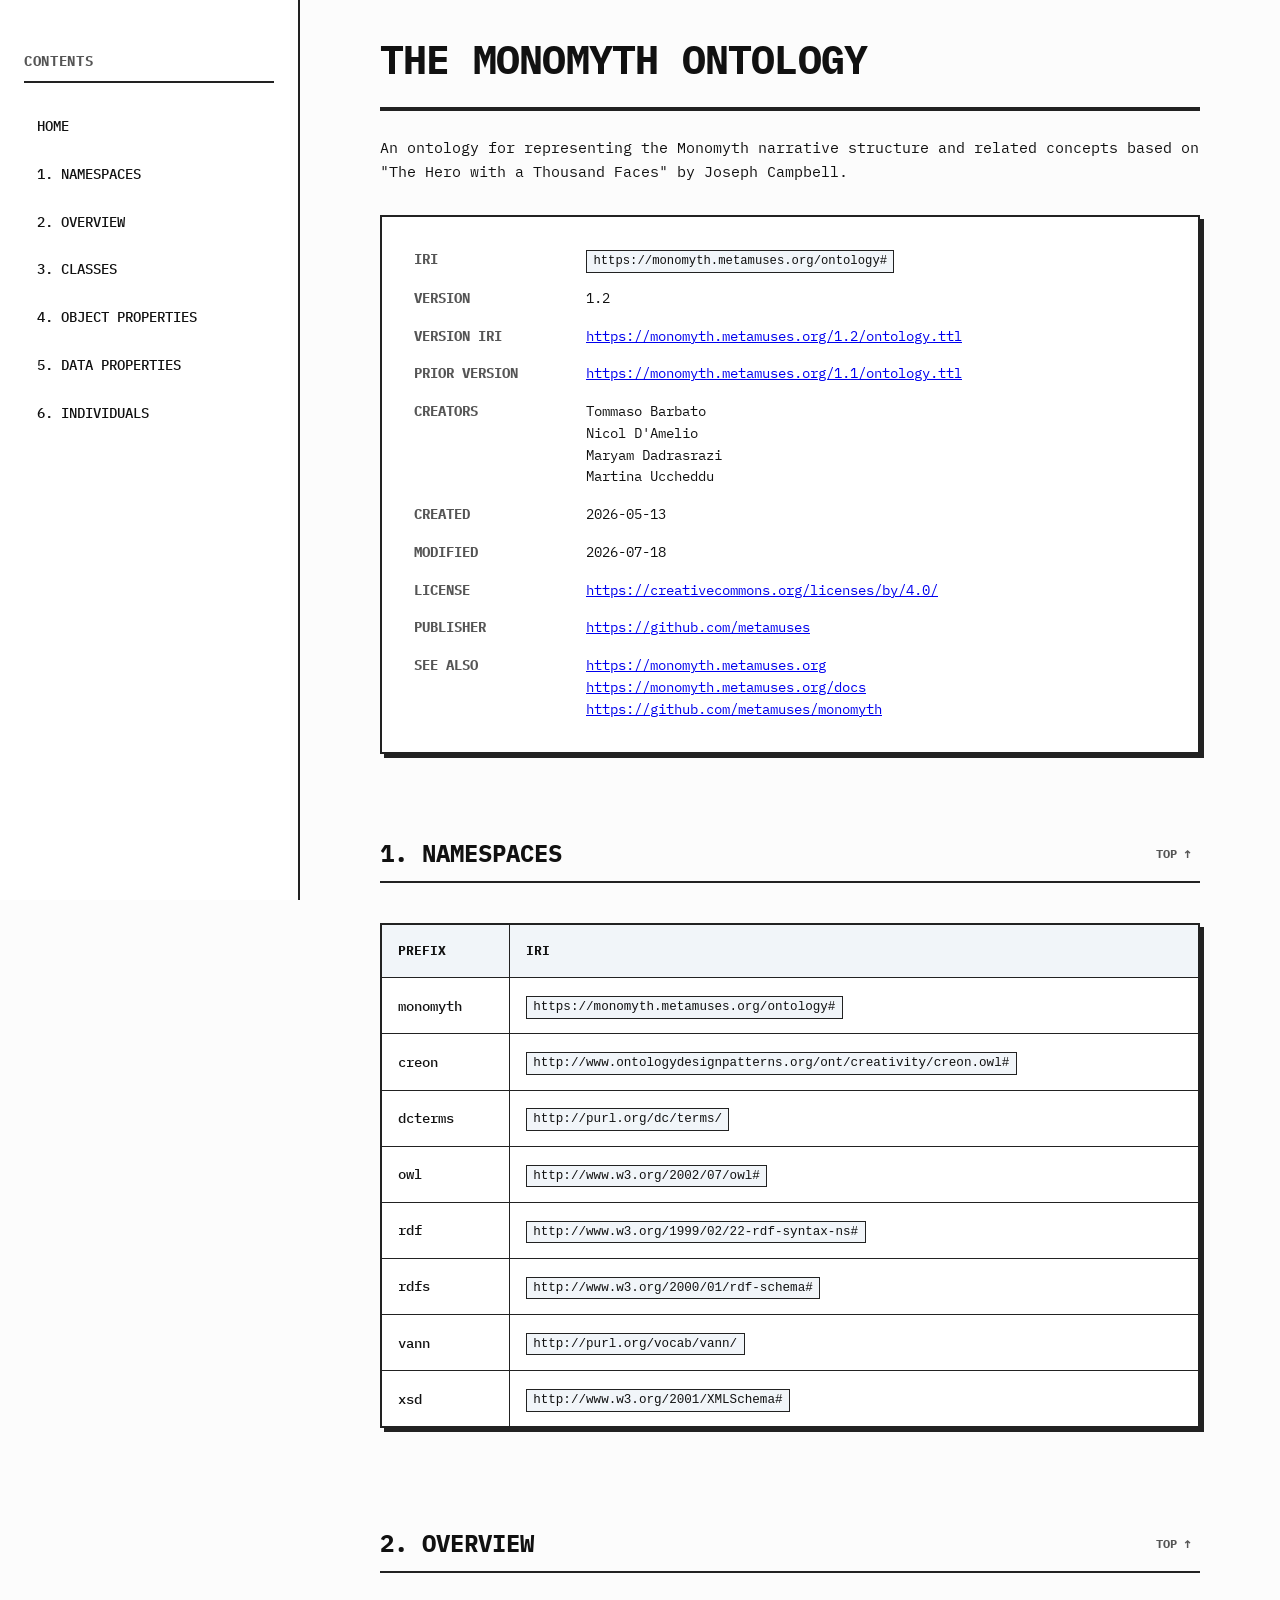
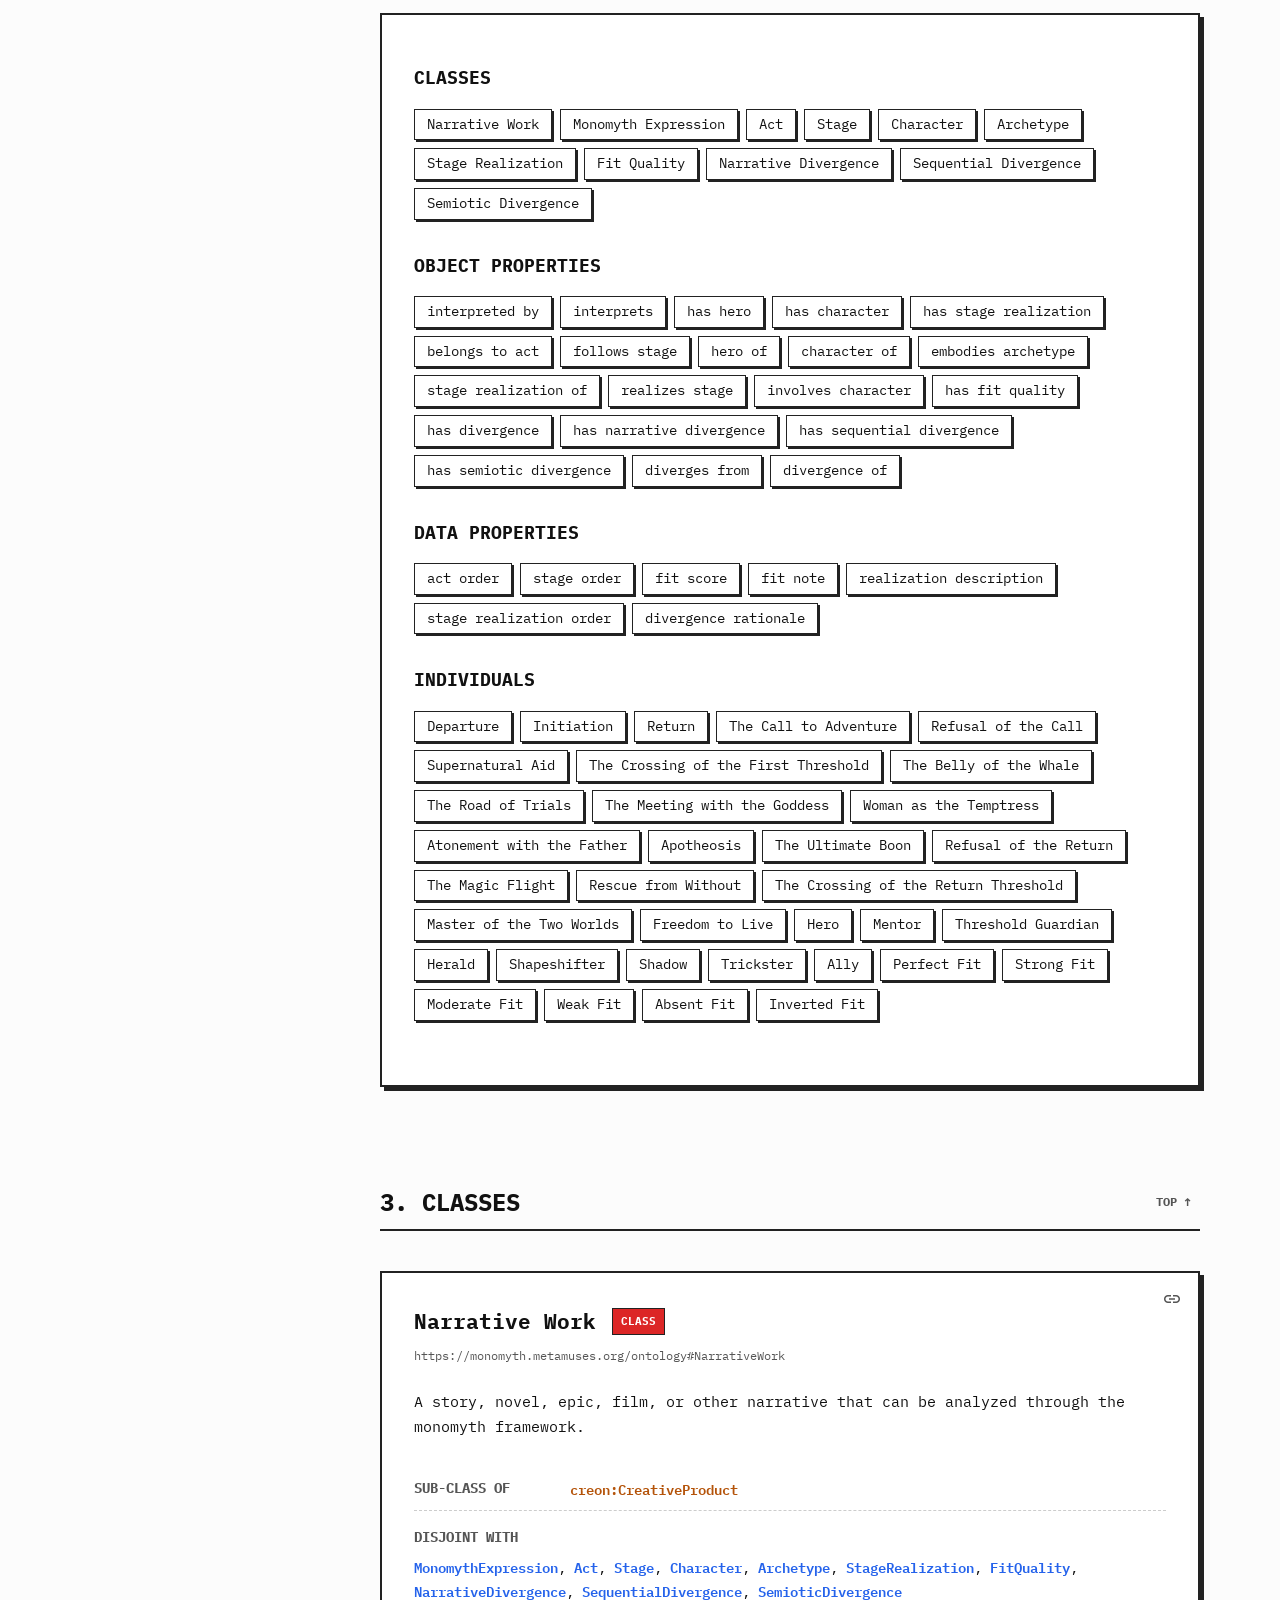
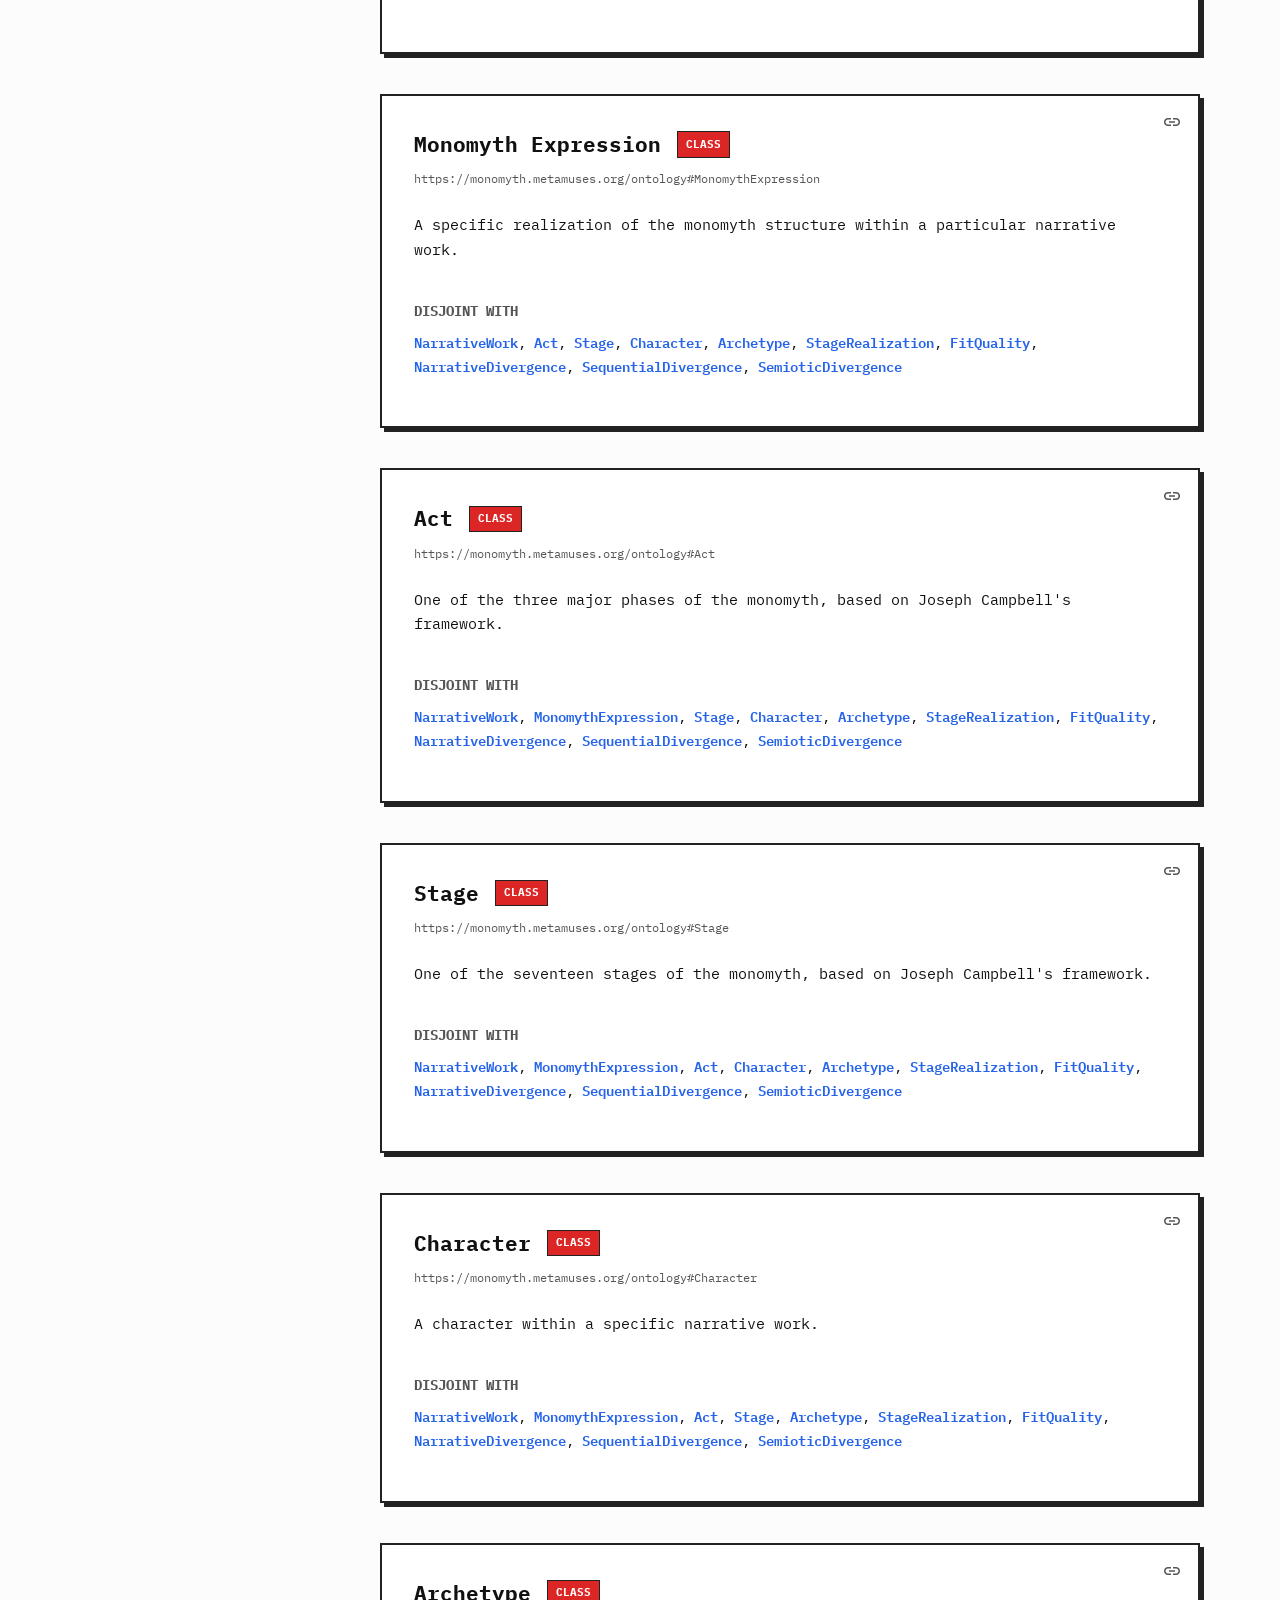
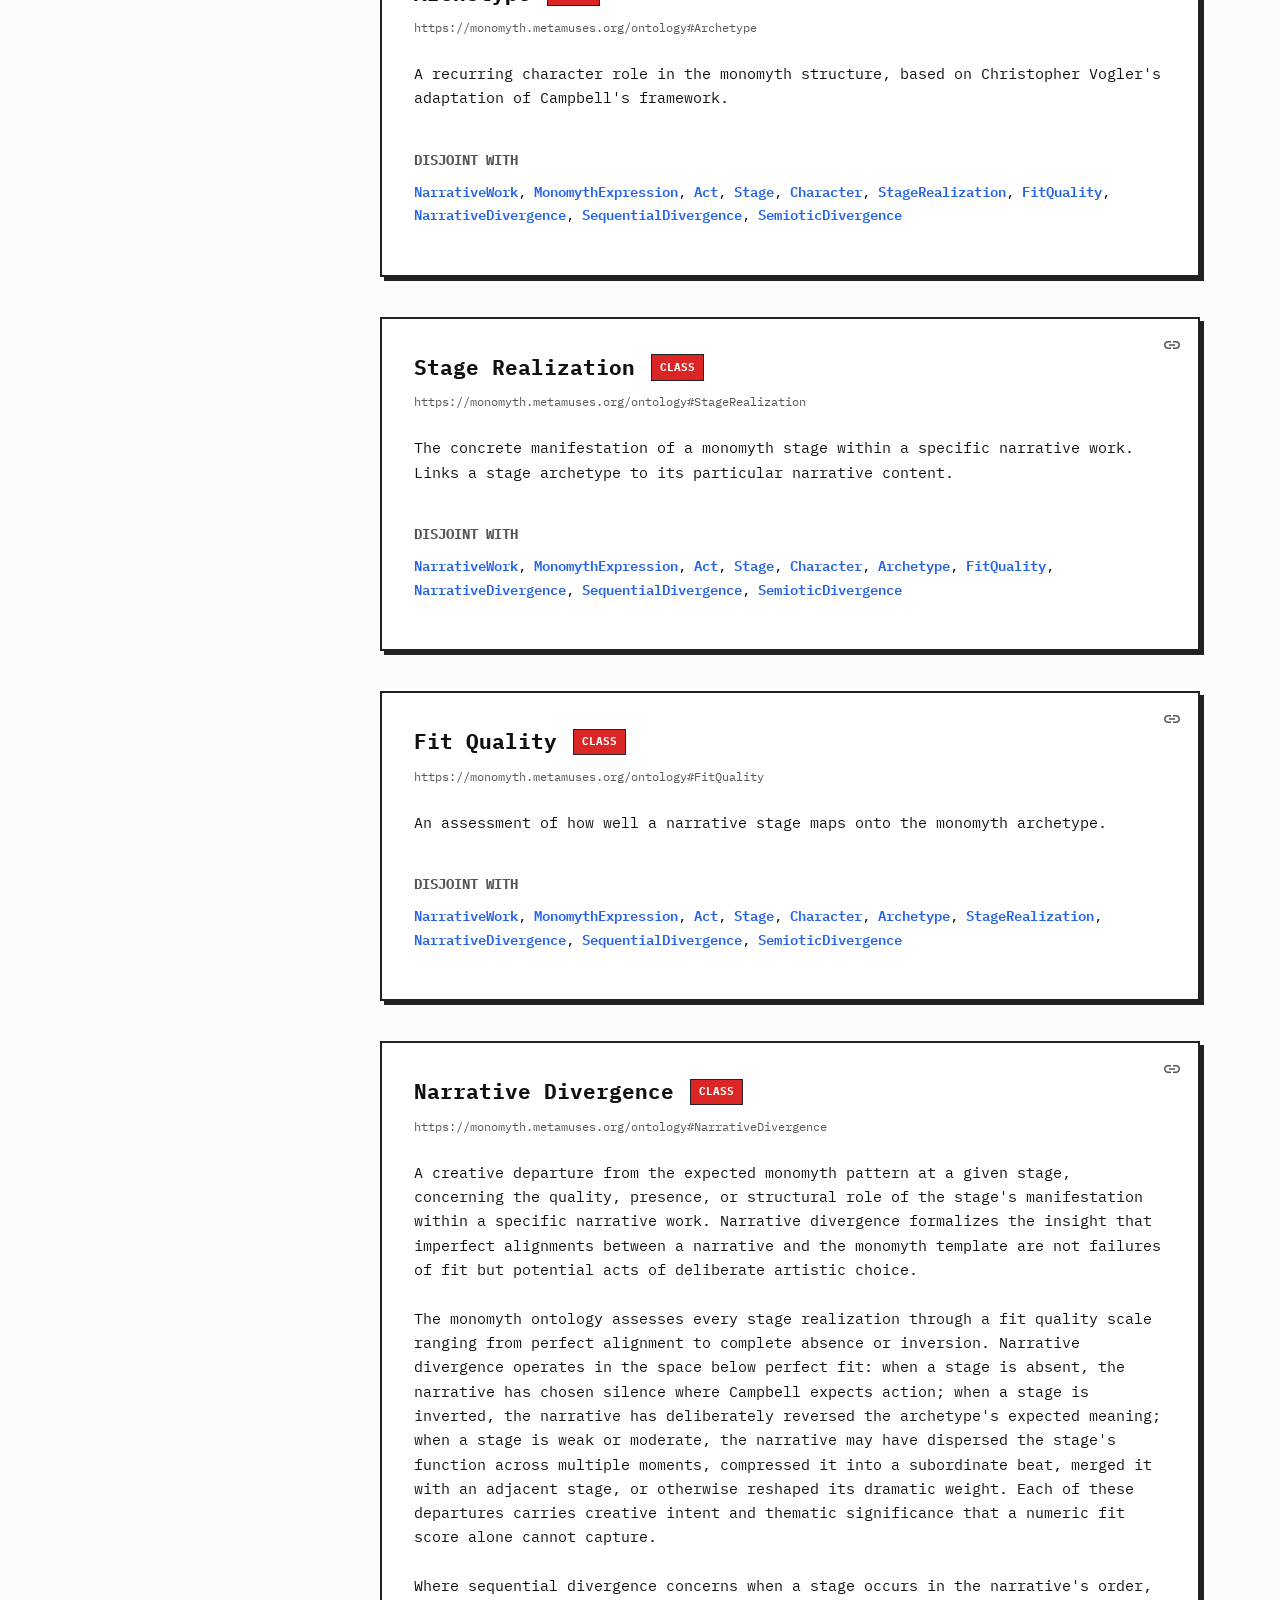
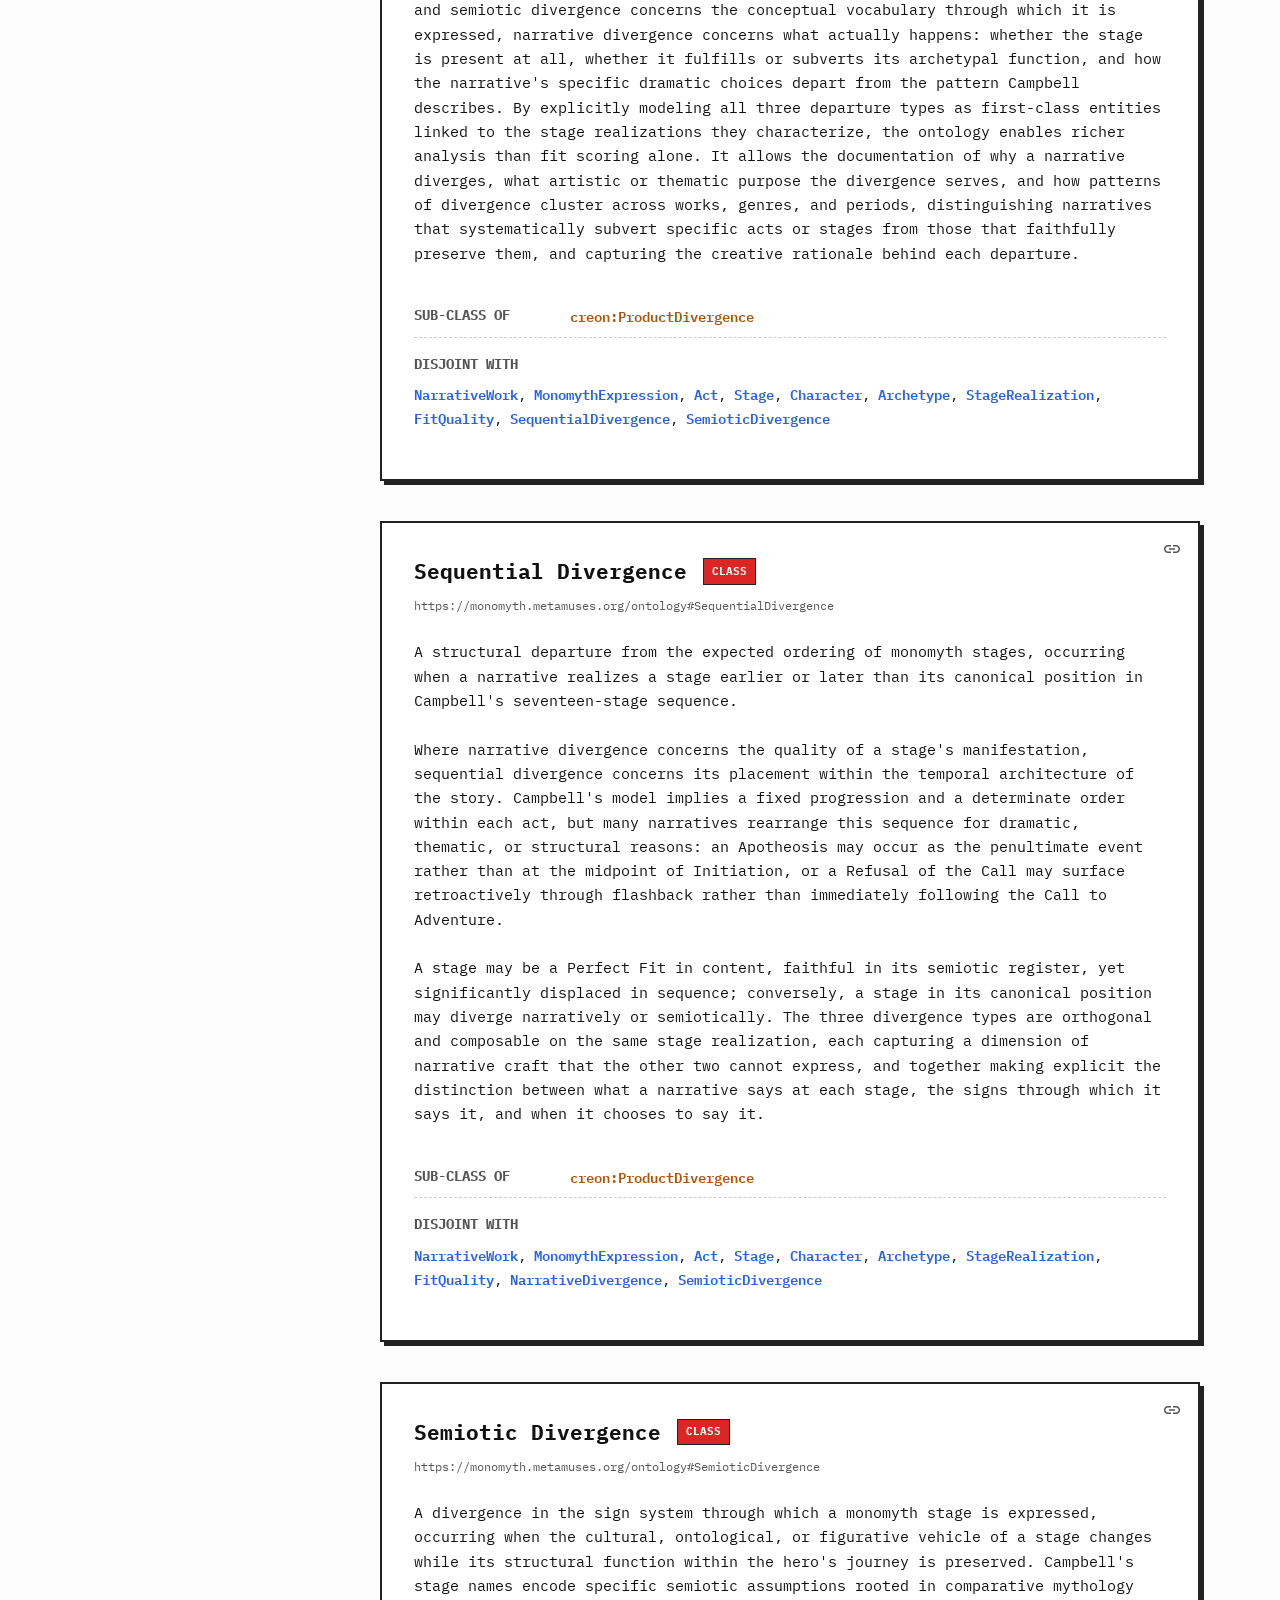
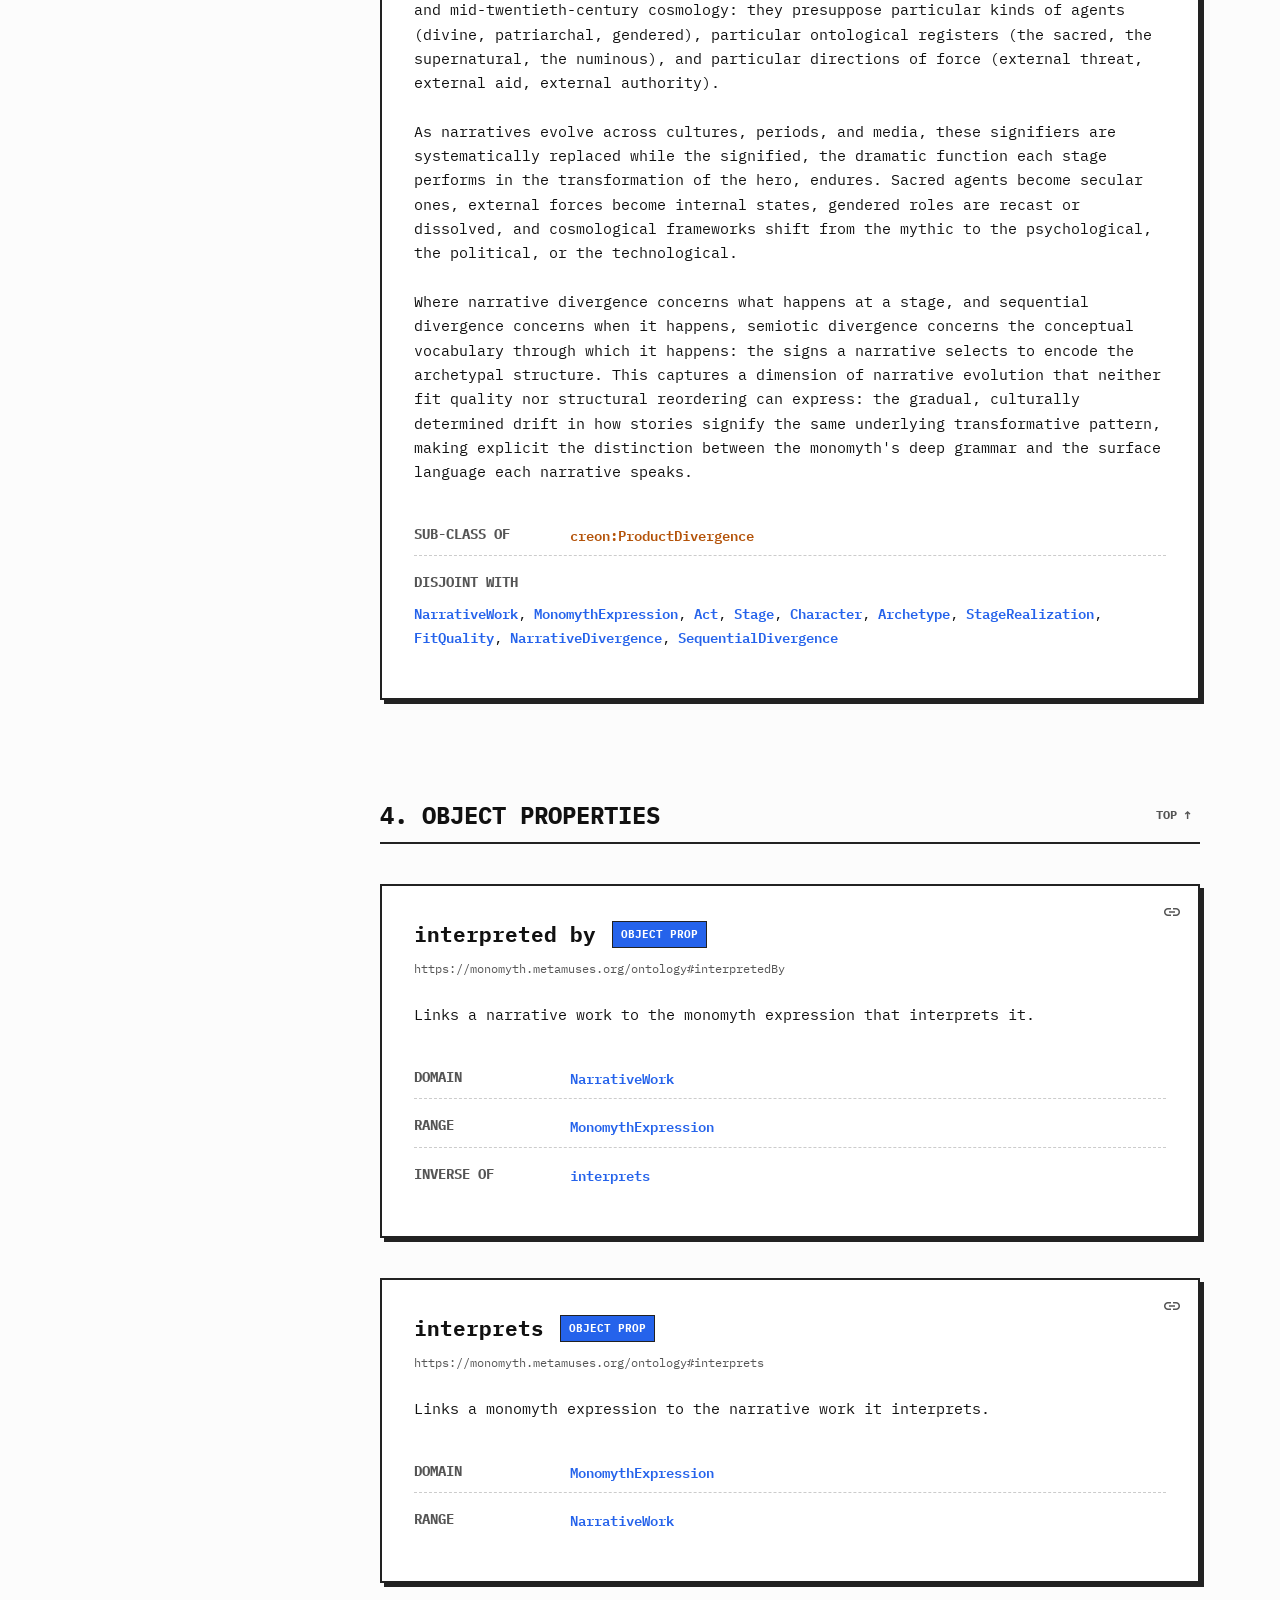
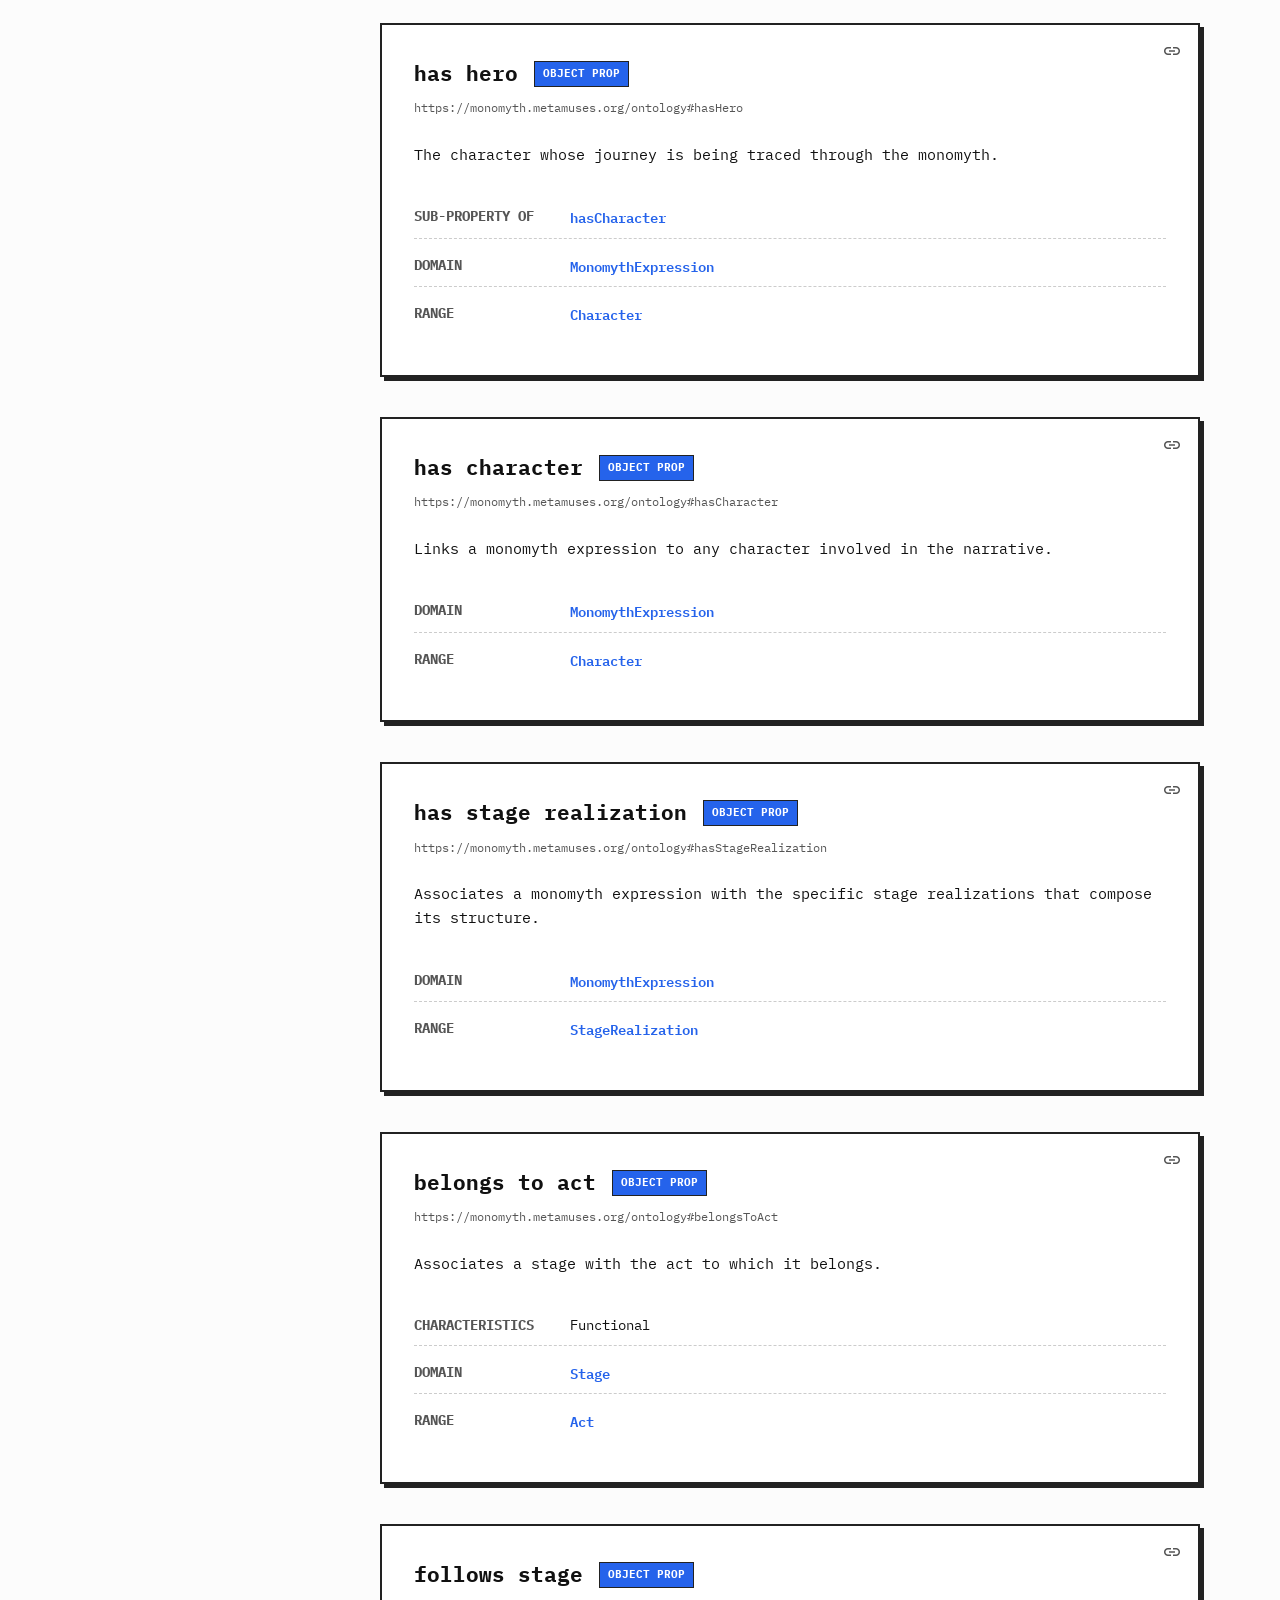
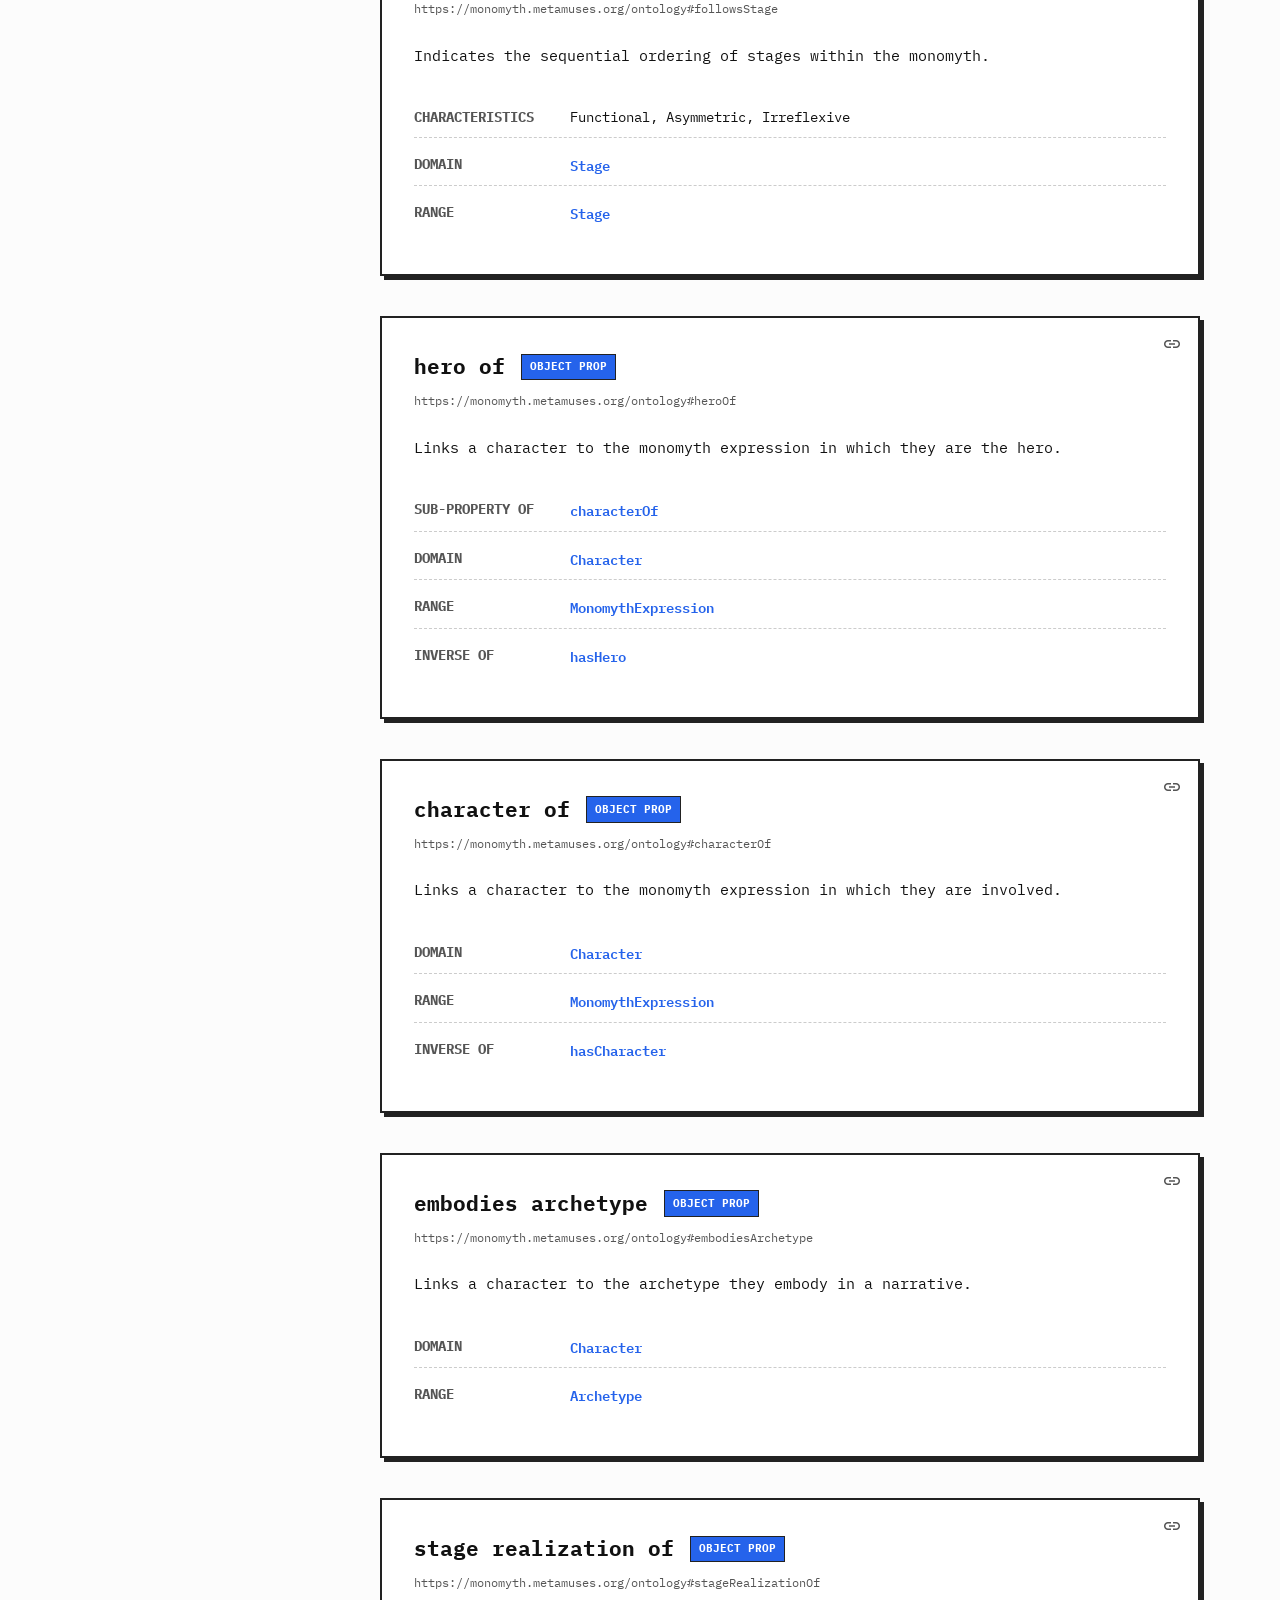
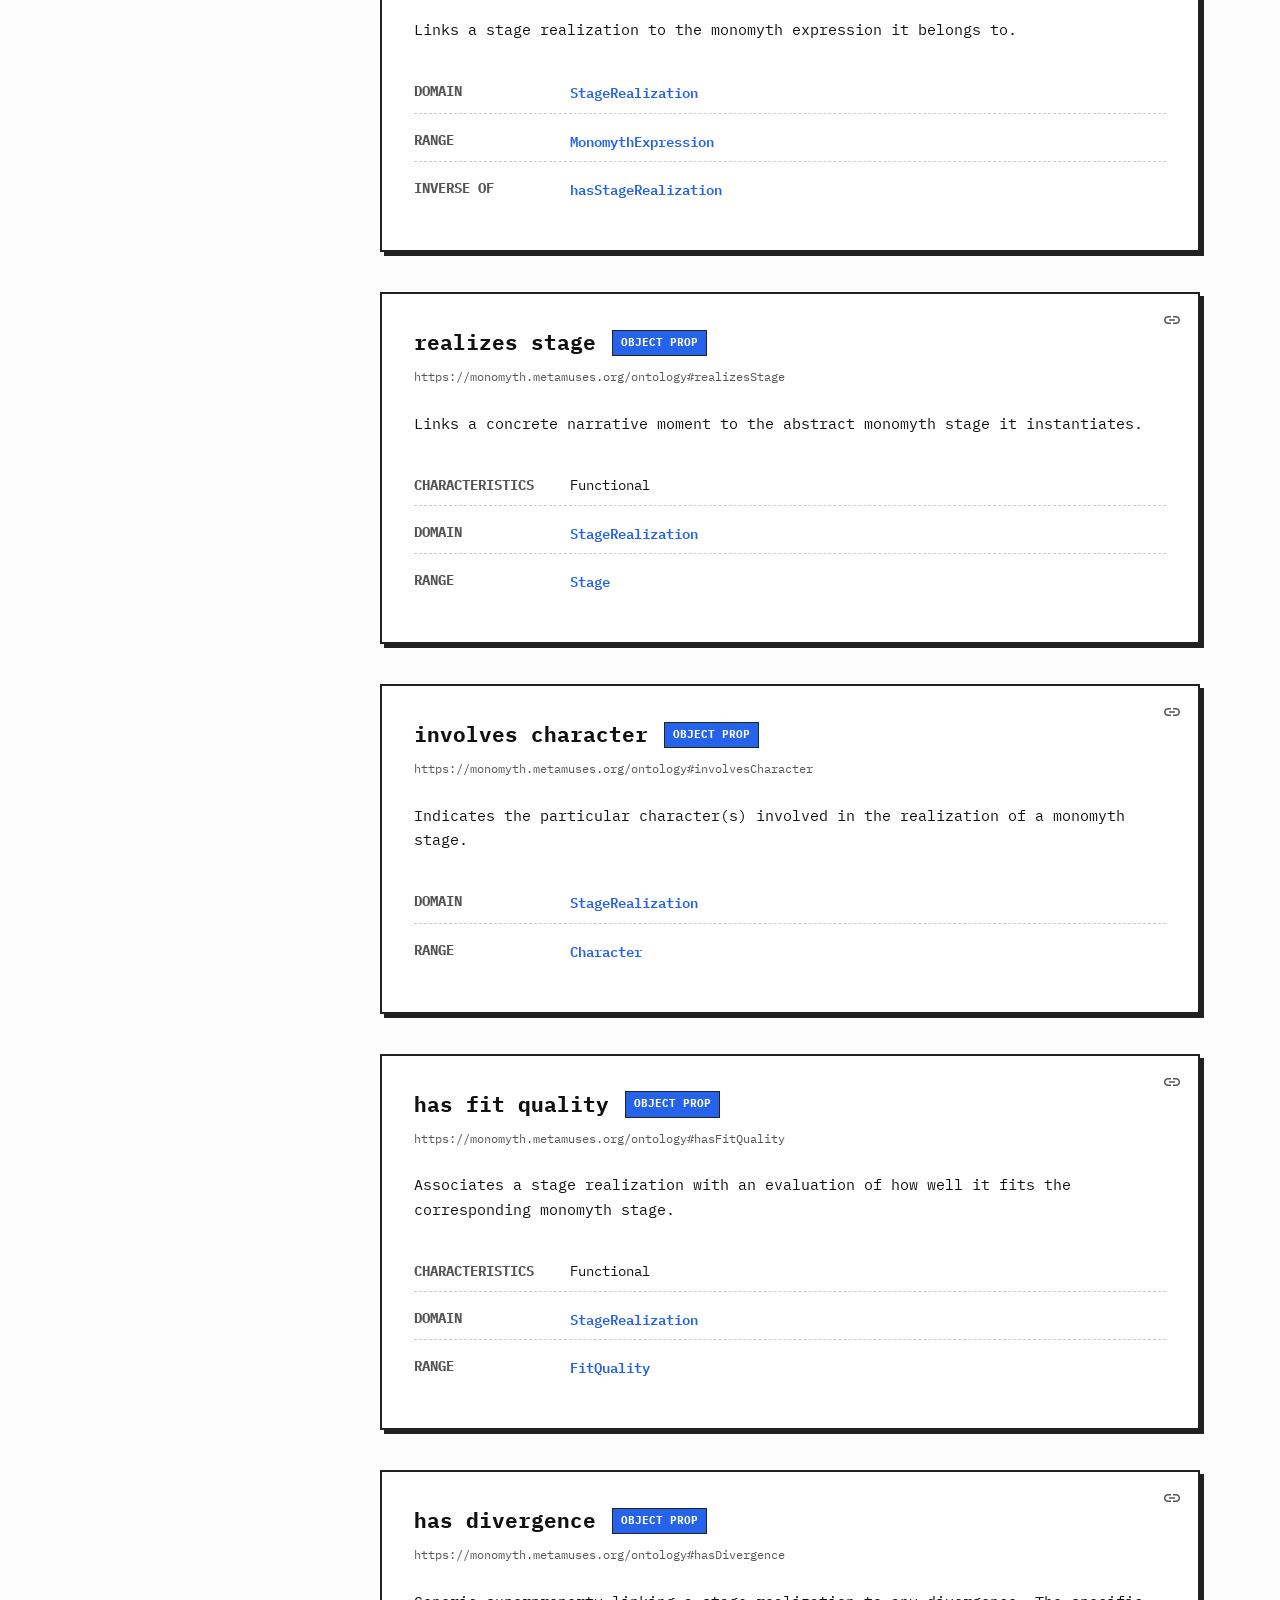
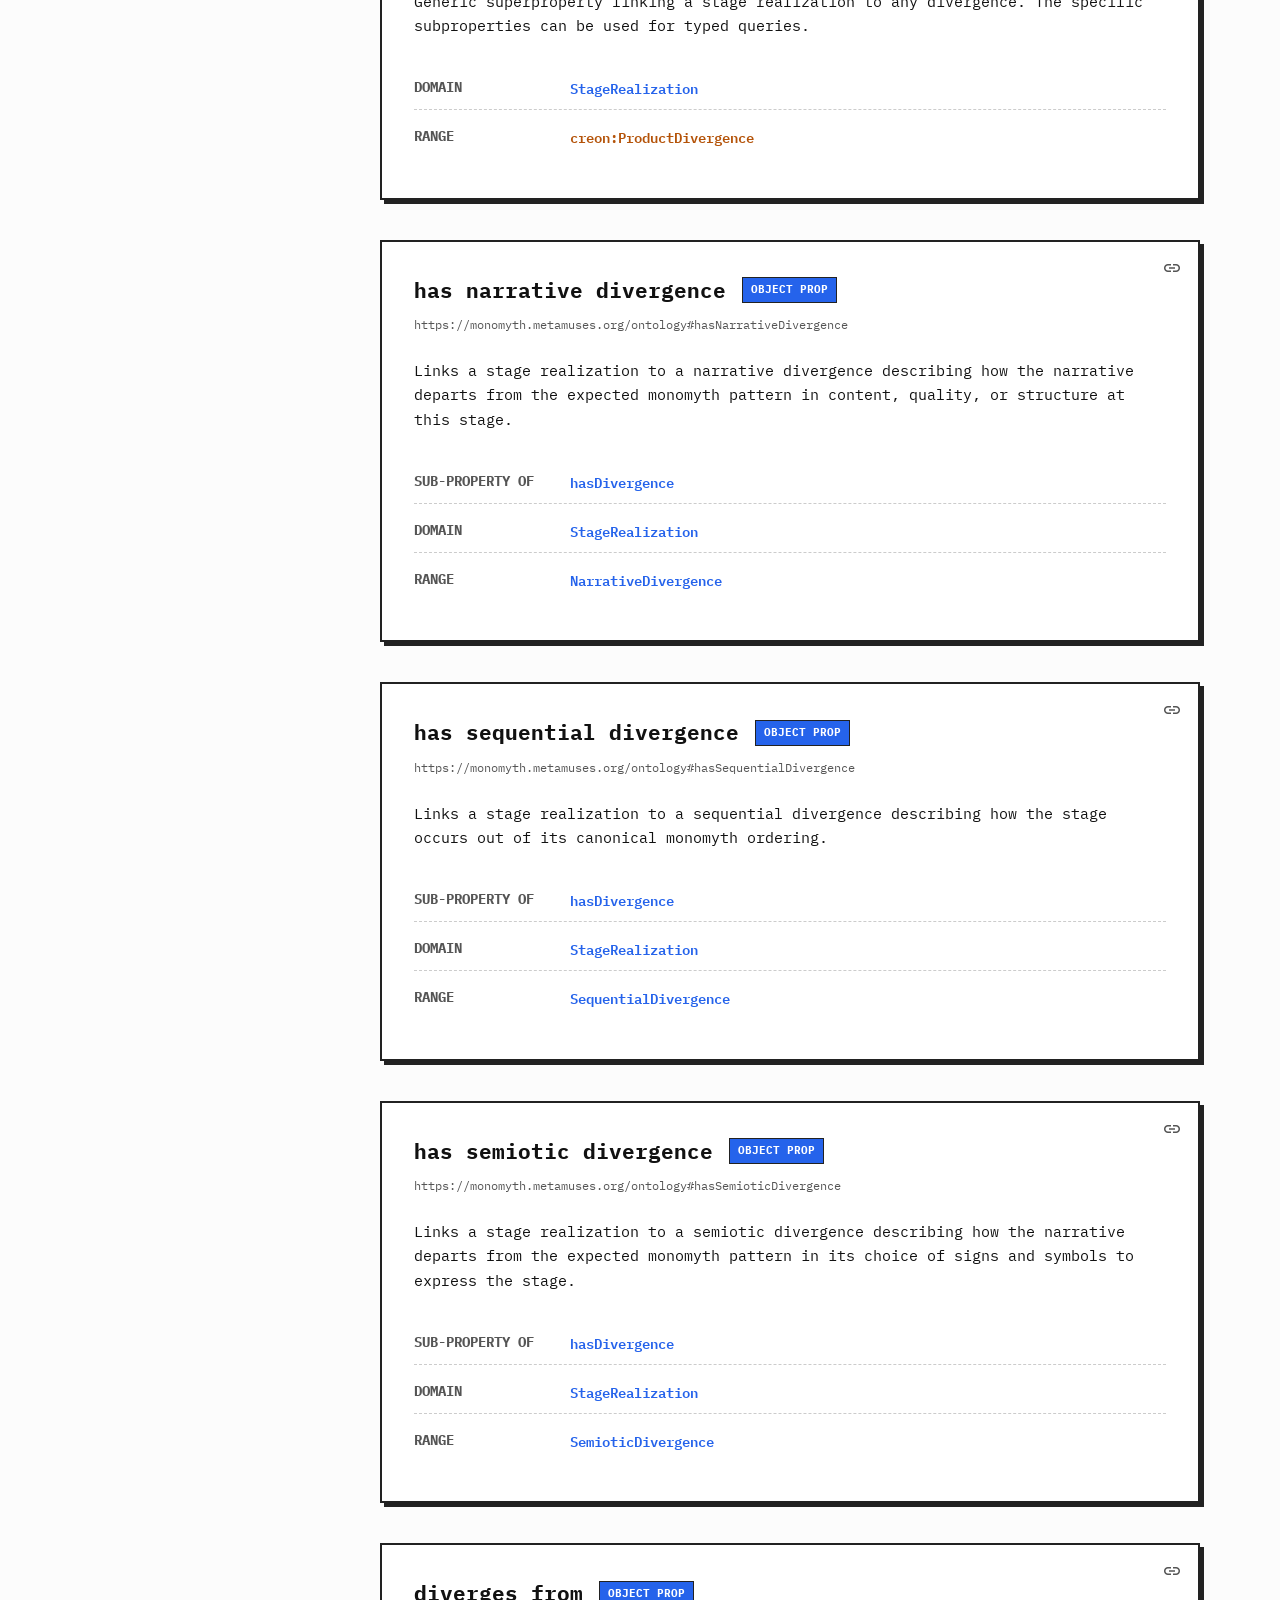
<file: website/docs.html>
<!DOCTYPE html>
<html lang="en">
<head>
    <meta charset="UTF-8">
    <meta name="viewport" content="width=device-width, initial-scale=1.0">
    <title>Monomyth - Documentation</title>
    <link rel="icon" type="image/svg+xml" href="/favicon.svg">
    <link rel="preconnect" href="https://fonts.googleapis.com">
    <link rel="preconnect" href="https://fonts.gstatic.com" crossorigin>
    <link href="https://fonts.googleapis.com/css2?family=IBM+Plex+Mono:ital,wght@0,400;0,500;0,600;0,700;1,400&display=swap" rel="stylesheet">
    <link href="https://fonts.googleapis.com/css2?family=Material+Symbols+Outlined:opsz,wght,FILL,GRAD@20,400,0,0" rel="stylesheet">
    <style>
        :root {
            --bg-color: #fcfcfc;
            --sidebar-bg: #ffffff;
            --text-main: #111111;
            --text-muted: #555555;
            --border-color: #222222;
            --card-bg: #ffffff;
            --primary-color: #2563eb;
            --primary-hover: #1d4ed8;
            --tag-class: #dc2626;
            --tag-op: #2563eb;
            --tag-dp: #16a34a;
            --tag-ni: #7c3aed;
            --font-mono: 'IBM Plex Mono', monospace;
        }

        html {
            scroll-behavior: smooth;
            scroll-padding-top: 30px;
        }

        * { box-sizing: border-box; }
        body {
            font-family: var(--font-mono);
            font-size: 14px;
            line-height: 1.6;
            color: var(--text-main);
            background-color: var(--bg-color);
            margin: 0;
            display: flex;
            overflow-wrap: break-word;
            word-wrap: break-word;
            -webkit-font-smoothing: antialiased;
        }
        .metadata-value { overflow-wrap: anywhere; word-break: break-word; }

        code {
            background: #f1f5f9;
            padding: 0.2rem 0.4rem;
            border-radius: 0;
            font-size: 0.9em;
            border: 1px solid var(--border-color);
            word-break: break-all;
            overflow-wrap: anywhere;
        }

        /* Sidebar */
        nav {
            width: 300px;
            height: 100vh;
            position: sticky;
            top: 0;
            background: var(--sidebar-bg);
            border-right: 2px solid var(--border-color);
            padding: 2.5rem 1.5rem;
            overflow-y: auto;
            flex-shrink: 0;
        }

        nav h2 { font-size: 0.85rem; text-transform: uppercase; color: var(--text-muted); letter-spacing: 0.05em; margin-bottom: 1.5rem; font-weight: 700; border-bottom: 2px solid var(--border-color); padding-bottom: 0.5rem; }
        nav ul { list-style: none; padding: 0; margin: 0; }
        nav li { margin-bottom: 0.5rem; }
        nav a {
            text-decoration: none;
            color: var(--text-main);
            font-size: 0.85rem;
            display: block;
            padding: 0.5rem 0.75rem;
            border: 1px solid transparent;
            transition: all 0.15s ease;
            font-weight: 500;
        }
        nav a:hover { background: #f1f5f9; border: 1px solid var(--border-color); color: var(--primary-color); }

        /* Main Content */
        main {
            flex-grow: 1;
            padding: 0rem 5rem;
            max-width: 1000px;
        }

        header { margin-bottom: 5rem; }
        header h1 { font-size: 2.5rem; font-weight: 700; margin-bottom: 1.5rem; text-transform: uppercase; letter-spacing: -0.02em; border-bottom: 4px solid var(--border-color); padding-bottom: 1rem; }

        .metadata-grid {
            display: grid;
            grid-template-columns: 140px 1fr;
            gap: 1rem 2rem;
            background: var(--card-bg);
            padding: 2rem;
            border: 2px solid var(--border-color);
            font-size: 0.85rem;
            box-shadow: 4px 4px 0 var(--border-color);
        }
        .metadata-label { font-weight: 700; color: var(--text-muted); text-transform: uppercase; }

        section { margin-bottom: 6rem; }
        section h2 {
            font-size: 1.5rem;
            font-weight: 700;
            margin-bottom: 2.5rem;
            padding-bottom: 0.5rem;
            border-bottom: 2px solid var(--border-color);
            display: flex;
            justify-content: space-between;
            align-items: center;
            text-transform: uppercase;
        }

        .entity-card {
            background: var(--card-bg);
            border: 2px solid var(--border-color);
            padding: 2rem;
            margin-bottom: 2.5rem;
            box-shadow: 4px 4px 0 var(--border-color);
            transition: transform 0.1s ease, box-shadow 0.1s ease;
            position: relative;
        }
        .entity-card:hover { transform: translate(-2px, -2px); box-shadow: 6px 6px 0 var(--border-color); }
        .entity-card.entity-preview-highlight {
            transform: translate(-2px, -2px);
            box-shadow: 6px 6px 0 var(--primary-color);
            border-color: var(--primary-color);
        }
        .overview-link:hover,
        .overview-link.is-hovering {
            background: #e2e8f0 !important;
            border-color: var(--text-main) !important;
        }

        .entity-header { display: flex; align-items: center; gap: 1rem; margin-bottom: 0.5rem; flex-wrap: wrap; }
        .entity-title { font-size: 1.3rem; font-weight: 700; margin: 0; }
        .entity-anchor {
            position: absolute;
            top: 1rem;
            right: 1rem;
            display: inline-flex;
            align-items: center;
            justify-content: center;
            color: var(--text-muted);
            text-decoration: none;
            transition: color 0.15s ease;
            font-size: 1rem;
            line-height: 1;
        }
        .entity-anchor:hover {
            color: var(--text-main);
        }
        .material-symbols-outlined {
            font-family: "Material Symbols Outlined";
            font-weight: normal;
            font-style: normal;
            font-size: 20px;
            line-height: 1;
            letter-spacing: normal;
            text-transform: none;
            display: inline-block;
            white-space: nowrap;
            word-wrap: normal;
            direction: ltr;
            -webkit-font-feature-settings: "liga";
            -webkit-font-smoothing: antialiased;
        }
        .entity-iri { font-size: 0.75rem; color: var(--text-muted); word-break: break-all; margin-bottom: 1.5rem; display: block; }

        .tag {
            font-size: 0.7rem;
            font-weight: 700;
            padding: 0.2rem 0.5rem;
            border: 1px solid var(--border-color);
            color: white;
            text-transform: uppercase;
        }
        .tag-c { background: var(--tag-class); }
        .tag-op { background: var(--tag-op); }
        .tag-dp { background: var(--tag-dp); }
        .tag-ni { background: var(--tag-ni); }

        .entity-comment { margin-bottom: 2rem; font-size: 0.95rem; }

        /* Property rows - using flex to keep items close */
        .property-row { display: flex; flex-wrap: wrap; gap: 0.5rem 1rem; font-size: 0.85rem; margin-bottom: 0.5rem; padding: 0.5rem 0; border-bottom: 1px dashed #ccc; }
        .property-row:last-child { border-bottom: none; }
        .property-label { font-weight: 700; color: var(--text-muted); text-transform: uppercase; width: 140px; flex-shrink: 0; }
        .property-value { flex-grow: 1; min-width: 0; overflow-wrap: anywhere; word-break: break-word; }
        .property-value a { color: var(--primary-color); text-decoration: none; font-weight: 600; border-bottom: 1px solid transparent; transition: all 0.15s; }
        .property-value a:hover { border-bottom: 1px solid var(--primary-color); }
        .property-value a.outer-link {
            color: #b45309;
            border-bottom: 1px dotted transparent;
        }
        .property-value a.outer-link:hover {
            color: #92400e;
            border-bottom-color: currentColor;
        }

        table { width: 100%; border-collapse: collapse; background: var(--card-bg); border: 2px solid var(--border-color); box-shadow: 4px 4px 0 var(--border-color); margin-bottom: 2rem; }
        th, td { padding: 1rem; text-align: left; border: 1px solid var(--border-color); }
        th { background: #f1f5f9; font-weight: 700; font-size: 0.8rem; text-transform: uppercase; }
        #namespaces tbody td:first-child { font-weight: 500; }

        .back-to-top { font-size: 0.75rem; color: var(--text-muted); text-decoration: none; font-weight: 700; text-transform: uppercase; border: 1px solid transparent; padding: 0.2rem 0.5rem; transition: all 0.15s; }
        .back-to-top:hover { border: 1px solid var(--border-color); color: var(--text-main); background: #f1f5f9; }

        /* Mobile Header */
        .mobile-header {
            display: none;
            position: sticky;
            top: 0;
            background: var(--bg-color);
            border-bottom: 2px solid var(--border-color);
            padding: 1rem 1.5rem;
            z-index: 100;
            align-items: center;
            justify-content: space-between;
        }

        .mobile-title-link,
        .mobile-title-link:visited,
        .mobile-title-link:hover,
        .mobile-title-link:active,
        .mobile-title-link:focus {
            font-weight: 700;
            font-size: 0.85rem;
            text-transform: uppercase;
            text-decoration: none;
            color: #000000;
        }

        .menu-toggle {
            background: white;
            border: 2px solid var(--border-color);
            color: var(--text-main);
            cursor: pointer;
            padding: 0.4rem 0.75rem;
            display: flex;
            align-items: center;
            gap: 0.5rem;
            font-weight: 700;
            font-family: var(--font-mono);
            font-size: 0.8rem;
            text-transform: uppercase;
            box-shadow: 2px 2px 0 var(--border-color);
            transition: transform 0.1s, box-shadow 0.1s;
        }
        .menu-toggle:active { transform: translate(2px, 2px); box-shadow: 0 0 0 var(--border-color); }

        .nav-backdrop {
            display: none;
            position: fixed;
            inset: 0;
            background: rgba(0, 0, 0, 0.4);
            z-index: 140;
            backdrop-filter: blur(2px);
        }

        @media (max-width: 768px) {
            html { scroll-padding-top: 90px; }
            body { flex-direction: column; }
            .mobile-header { display: flex; }
            .entity-anchor { display: none; }
            nav {
                position: fixed;
                left: auto;
                right: -300px;
                top: 0;
                width: 300px;
                height: 100vh;
                z-index: 150;
                transition: right 0.3s ease;
                box-shadow: -4px 0 0 var(--border-color);
                border-right: none;
                border-left: 2px solid var(--border-color);
            }
            nav.open { right: 0; }
            .nav-backdrop.open { display: block; }
            main { padding: 1rem 1.5rem; width: 100%; max-width: none; overflow-x: hidden; }
            header { margin-bottom: 3rem; }
            header h1 { font-size: 1.8rem; }
            .metadata-grid { grid-template-columns: 1fr; padding: 1.5rem; }
            section h2 { font-size: 1.25rem; margin-bottom: 2rem; flex-wrap: wrap; gap: 1rem; }
            .entity-card { padding: 1.5rem; }
            .property-row { flex-direction: column; gap: 0.25rem; }
            .property-label { width: auto; }
            table { display: block; overflow-x: auto; -webkit-overflow-scrolling: touch; }
        }
    </style>
</head>
<body>

<div class="nav-backdrop" id="backdrop"></div>

<div class="mobile-header">
    <a href="#" class="mobile-title-link" aria-label="Back to top">monomyth</a>
    <button class="menu-toggle" id="menuToggle">
        <svg width="20" height="20" viewBox="0 0 24 24" fill="none" stroke="currentColor" stroke-width="2">
            <line x1="3" y1="12" x2="21" y2="12"></line>
            <line x1="3" y1="6" x2="21" y2="6"></line>
            <line x1="3" y1="18" x2="21" y2="18"></line>
        </svg>
        MENU
    </button>
</div>

<nav id="sidebar">
    <h2>Contents</h2>
    <ul>
        <li><a href="#">HOME</a></li>
        <li><a href="#namespaces">1. NAMESPACES</a></li>
        <li><a href="#overview">2. OVERVIEW</a></li>
        <li><a href="#classes">3. CLASSES</a></li>
        <li><a href="#object-properties">4. OBJECT PROPERTIES</a></li>
        <li><a href="#data-properties">5. DATA PROPERTIES</a></li>
        <li><a href="#individuals">6. INDIVIDUALS</a></li>
    </ul>
</nav>

<script>
    document.addEventListener('DOMContentLoaded', () => {
        const menuToggle = document.getElementById('menuToggle');
        const sidebar = document.getElementById('sidebar');
        const backdrop = document.getElementById('backdrop');

        function toggleMenu() {
            sidebar.classList.toggle('open');
            backdrop.classList.toggle('open');
            document.body.style.overflow = sidebar.classList.contains('open') ? 'hidden' : '';
        }

        menuToggle.addEventListener('click', toggleMenu);
        backdrop.addEventListener('click', toggleMenu);

        sidebar.querySelectorAll('a').forEach(link => {
            link.addEventListener('click', () => {
                if (window.innerWidth <= 768) toggleMenu();
            });
        });

        const clearOverviewHighlights = () => {
            document.querySelectorAll('.entity-preview-highlight').forEach(card => {
                card.classList.remove('entity-preview-highlight');
            });
            document.querySelectorAll('.overview-link.is-hovering').forEach(link => {
                link.classList.remove('is-hovering');
            });
        };

        document.querySelectorAll('.overview-link').forEach(link => {
            const targetId = link.dataset.target;
            if (!targetId) return;
            const targetCard = document.getElementById(targetId);
            if (!targetCard) return;

            link.addEventListener('mouseenter', () => {
                clearOverviewHighlights();
                link.classList.add('is-hovering');
                targetCard.classList.add('entity-preview-highlight');
            });
            link.addEventListener('mouseleave', () => {
                link.classList.remove('is-hovering');
                targetCard.classList.remove('entity-preview-highlight');
            });
            link.addEventListener('focus', () => {
                clearOverviewHighlights();
                link.classList.add('is-hovering');
                targetCard.classList.add('entity-preview-highlight');
            });
            link.addEventListener('blur', () => {
                link.classList.remove('is-hovering');
                targetCard.classList.remove('entity-preview-highlight');
            });
            link.addEventListener('click', () => {
                clearOverviewHighlights();
                link.classList.add('is-hovering');
                targetCard.classList.add('entity-preview-highlight');
                setTimeout(() => {
                    link.classList.remove('is-hovering');
                    targetCard.classList.remove('entity-preview-highlight');
                }, 1400);
            });
        });
    });
</script>

<main>
    <header id="metadata">
        <h1>The Monomyth Ontology</h1>
        <p class="entity-comment">An ontology for representing the Monomyth narrative structure and related
concepts based on "The Hero with a Thousand Faces" by Joseph Campbell.</p>
        <div class="metadata-grid">
            <div class="metadata-label">IRI</div><div class="metadata-value"><code>https://monomyth.metamuses.org/ontology#</code></div>
            <div class="metadata-label">Version</div><div class="metadata-value">1.2</div>
            <div class="metadata-label">Version IRI</div><div class="metadata-value"><a href="https://monomyth.metamuses.org/1.2/ontology.ttl">https://monomyth.metamuses.org/1.2/ontology.ttl</a></div>
            <div class="metadata-label">Prior Version</div><div class="metadata-value"><a href="https://monomyth.metamuses.org/1.1/ontology.ttl">https://monomyth.metamuses.org/1.1/ontology.ttl</a></div>
            <div class="metadata-label">Creators</div><div class="metadata-value">Tommaso Barbato<br>Nicol D'Amelio<br>Maryam Dadrasrazi<br>Martina Uccheddu</div>
            <div class="metadata-label">Created</div><div class="metadata-value">2026-05-13</div>
            <div class="metadata-label">Modified</div><div class="metadata-value">2026-07-18</div>
            <div class="metadata-label">License</div><div class="metadata-value"><a href="https://creativecommons.org/licenses/by/4.0/">https://creativecommons.org/licenses/by/4.0/</a></div>
            <div class="metadata-label">Publisher</div><div class="metadata-value"><a href="https://github.com/metamuses">https://github.com/metamuses</a></div>
            <div class="metadata-label">See Also</div><div class="metadata-value"><a href="https://monomyth.metamuses.org">https://monomyth.metamuses.org</a><br> <a href="https://monomyth.metamuses.org/docs">https://monomyth.metamuses.org/docs</a><br> <a href="https://github.com/metamuses/monomyth">https://github.com/metamuses/monomyth</a><br></div>
        </div>
    </header>

    <section id="namespaces">
        <h2>1. Namespaces <a href="#" class="back-to-top">TOP &uarr;</a></h2>
        <table>
            <thead><tr><th>Prefix</th><th>IRI</th></tr></thead>
            <tbody>
                <tr><td>monomyth</td><td><code>https://monomyth.metamuses.org/ontology#</code></td></tr>
                <tr><td>creon</td><td><code>http://www.ontologydesignpatterns.org/ont/creativity/creon.owl#</code></td></tr>
                <tr><td>dcterms</td><td><code>http://purl.org/dc/terms/</code></td></tr>
                <tr><td>owl</td><td><code>http://www.w3.org/2002/07/owl#</code></td></tr>
                <tr><td>rdf</td><td><code>http://www.w3.org/1999/02/22-rdf-syntax-ns#</code></td></tr>
                <tr><td>rdfs</td><td><code>http://www.w3.org/2000/01/rdf-schema#</code></td></tr>
                <tr><td>vann</td><td><code>http://purl.org/vocab/vann/</code></td></tr>
                <tr><td>xsd</td><td><code>http://www.w3.org/2001/XMLSchema#</code></td></tr>
            </tbody>
        </table>
    </section>

    <section id="overview">
        <h2>2. Overview <a href="#" class="back-to-top">TOP &uarr;</a></h2>
        <div class="metadata-grid" style="display: block;">
            <div style="margin-bottom: 2rem;">
                <h3 style="font-size: 1.1rem; margin-bottom: 1rem; text-transform: uppercase;">Classes</h3>
                <div style="display: flex; flex-wrap: wrap; gap: 0.5rem;">
                    <a class="overview-link" data-target="NarrativeWork" href="#NarrativeWork" style="border:1px solid var(--border-color); background:white; padding: 0.25rem 0.75rem; font-size: 0.85rem; text-decoration:none; color:var(--text-main); box-shadow: 2px 2px 0 var(--border-color);">Narrative Work</a> <a class="overview-link" data-target="MonomythExpression" href="#MonomythExpression" style="border:1px solid var(--border-color); background:white; padding: 0.25rem 0.75rem; font-size: 0.85rem; text-decoration:none; color:var(--text-main); box-shadow: 2px 2px 0 var(--border-color);">Monomyth Expression</a> <a class="overview-link" data-target="Act" href="#Act" style="border:1px solid var(--border-color); background:white; padding: 0.25rem 0.75rem; font-size: 0.85rem; text-decoration:none; color:var(--text-main); box-shadow: 2px 2px 0 var(--border-color);">Act</a> <a class="overview-link" data-target="Stage" href="#Stage" style="border:1px solid var(--border-color); background:white; padding: 0.25rem 0.75rem; font-size: 0.85rem; text-decoration:none; color:var(--text-main); box-shadow: 2px 2px 0 var(--border-color);">Stage</a> <a class="overview-link" data-target="Character" href="#Character" style="border:1px solid var(--border-color); background:white; padding: 0.25rem 0.75rem; font-size: 0.85rem; text-decoration:none; color:var(--text-main); box-shadow: 2px 2px 0 var(--border-color);">Character</a> <a class="overview-link" data-target="Archetype" href="#Archetype" style="border:1px solid var(--border-color); background:white; padding: 0.25rem 0.75rem; font-size: 0.85rem; text-decoration:none; color:var(--text-main); box-shadow: 2px 2px 0 var(--border-color);">Archetype</a> <a class="overview-link" data-target="StageRealization" href="#StageRealization" style="border:1px solid var(--border-color); background:white; padding: 0.25rem 0.75rem; font-size: 0.85rem; text-decoration:none; color:var(--text-main); box-shadow: 2px 2px 0 var(--border-color);">Stage Realization</a> <a class="overview-link" data-target="FitQuality" href="#FitQuality" style="border:1px solid var(--border-color); background:white; padding: 0.25rem 0.75rem; font-size: 0.85rem; text-decoration:none; color:var(--text-main); box-shadow: 2px 2px 0 var(--border-color);">Fit Quality</a> <a class="overview-link" data-target="NarrativeDivergence" href="#NarrativeDivergence" style="border:1px solid var(--border-color); background:white; padding: 0.25rem 0.75rem; font-size: 0.85rem; text-decoration:none; color:var(--text-main); box-shadow: 2px 2px 0 var(--border-color);">Narrative Divergence</a> <a class="overview-link" data-target="SequentialDivergence" href="#SequentialDivergence" style="border:1px solid var(--border-color); background:white; padding: 0.25rem 0.75rem; font-size: 0.85rem; text-decoration:none; color:var(--text-main); box-shadow: 2px 2px 0 var(--border-color);">Sequential Divergence</a> <a class="overview-link" data-target="SemioticDivergence" href="#SemioticDivergence" style="border:1px solid var(--border-color); background:white; padding: 0.25rem 0.75rem; font-size: 0.85rem; text-decoration:none; color:var(--text-main); box-shadow: 2px 2px 0 var(--border-color);">Semiotic Divergence</a>
                </div>
            </div>
            <div style="margin-bottom: 2rem;">
                <h3 style="font-size: 1.1rem; margin-bottom: 1rem; text-transform: uppercase;">Object Properties</h3>
                <div style="display: flex; flex-wrap: wrap; gap: 0.5rem;">
                    <a class="overview-link" data-target="interpretedBy" href="#interpretedBy" style="border:1px solid var(--border-color); background:white; padding: 0.25rem 0.75rem; font-size: 0.85rem; text-decoration:none; color:var(--text-main); box-shadow: 2px 2px 0 var(--border-color);">interpreted by</a> <a class="overview-link" data-target="interprets" href="#interprets" style="border:1px solid var(--border-color); background:white; padding: 0.25rem 0.75rem; font-size: 0.85rem; text-decoration:none; color:var(--text-main); box-shadow: 2px 2px 0 var(--border-color);">interprets</a> <a class="overview-link" data-target="hasHero" href="#hasHero" style="border:1px solid var(--border-color); background:white; padding: 0.25rem 0.75rem; font-size: 0.85rem; text-decoration:none; color:var(--text-main); box-shadow: 2px 2px 0 var(--border-color);">has hero</a> <a class="overview-link" data-target="hasCharacter" href="#hasCharacter" style="border:1px solid var(--border-color); background:white; padding: 0.25rem 0.75rem; font-size: 0.85rem; text-decoration:none; color:var(--text-main); box-shadow: 2px 2px 0 var(--border-color);">has character</a> <a class="overview-link" data-target="hasStageRealization" href="#hasStageRealization" style="border:1px solid var(--border-color); background:white; padding: 0.25rem 0.75rem; font-size: 0.85rem; text-decoration:none; color:var(--text-main); box-shadow: 2px 2px 0 var(--border-color);">has stage realization</a> <a class="overview-link" data-target="belongsToAct" href="#belongsToAct" style="border:1px solid var(--border-color); background:white; padding: 0.25rem 0.75rem; font-size: 0.85rem; text-decoration:none; color:var(--text-main); box-shadow: 2px 2px 0 var(--border-color);">belongs to act</a> <a class="overview-link" data-target="followsStage" href="#followsStage" style="border:1px solid var(--border-color); background:white; padding: 0.25rem 0.75rem; font-size: 0.85rem; text-decoration:none; color:var(--text-main); box-shadow: 2px 2px 0 var(--border-color);">follows stage</a> <a class="overview-link" data-target="heroOf" href="#heroOf" style="border:1px solid var(--border-color); background:white; padding: 0.25rem 0.75rem; font-size: 0.85rem; text-decoration:none; color:var(--text-main); box-shadow: 2px 2px 0 var(--border-color);">hero of</a> <a class="overview-link" data-target="characterOf" href="#characterOf" style="border:1px solid var(--border-color); background:white; padding: 0.25rem 0.75rem; font-size: 0.85rem; text-decoration:none; color:var(--text-main); box-shadow: 2px 2px 0 var(--border-color);">character of</a> <a class="overview-link" data-target="embodiesArchetype" href="#embodiesArchetype" style="border:1px solid var(--border-color); background:white; padding: 0.25rem 0.75rem; font-size: 0.85rem; text-decoration:none; color:var(--text-main); box-shadow: 2px 2px 0 var(--border-color);">embodies archetype</a> <a class="overview-link" data-target="stageRealizationOf" href="#stageRealizationOf" style="border:1px solid var(--border-color); background:white; padding: 0.25rem 0.75rem; font-size: 0.85rem; text-decoration:none; color:var(--text-main); box-shadow: 2px 2px 0 var(--border-color);">stage realization of</a> <a class="overview-link" data-target="realizesStage" href="#realizesStage" style="border:1px solid var(--border-color); background:white; padding: 0.25rem 0.75rem; font-size: 0.85rem; text-decoration:none; color:var(--text-main); box-shadow: 2px 2px 0 var(--border-color);">realizes stage</a> <a class="overview-link" data-target="involvesCharacter" href="#involvesCharacter" style="border:1px solid var(--border-color); background:white; padding: 0.25rem 0.75rem; font-size: 0.85rem; text-decoration:none; color:var(--text-main); box-shadow: 2px 2px 0 var(--border-color);">involves character</a> <a class="overview-link" data-target="hasFitQuality" href="#hasFitQuality" style="border:1px solid var(--border-color); background:white; padding: 0.25rem 0.75rem; font-size: 0.85rem; text-decoration:none; color:var(--text-main); box-shadow: 2px 2px 0 var(--border-color);">has fit quality</a> <a class="overview-link" data-target="hasDivergence" href="#hasDivergence" style="border:1px solid var(--border-color); background:white; padding: 0.25rem 0.75rem; font-size: 0.85rem; text-decoration:none; color:var(--text-main); box-shadow: 2px 2px 0 var(--border-color);">has divergence</a> <a class="overview-link" data-target="hasNarrativeDivergence" href="#hasNarrativeDivergence" style="border:1px solid var(--border-color); background:white; padding: 0.25rem 0.75rem; font-size: 0.85rem; text-decoration:none; color:var(--text-main); box-shadow: 2px 2px 0 var(--border-color);">has narrative divergence</a> <a class="overview-link" data-target="hasSequentialDivergence" href="#hasSequentialDivergence" style="border:1px solid var(--border-color); background:white; padding: 0.25rem 0.75rem; font-size: 0.85rem; text-decoration:none; color:var(--text-main); box-shadow: 2px 2px 0 var(--border-color);">has sequential divergence</a> <a class="overview-link" data-target="hasSemioticDivergence" href="#hasSemioticDivergence" style="border:1px solid var(--border-color); background:white; padding: 0.25rem 0.75rem; font-size: 0.85rem; text-decoration:none; color:var(--text-main); box-shadow: 2px 2px 0 var(--border-color);">has semiotic divergence</a> <a class="overview-link" data-target="divergesFrom" href="#divergesFrom" style="border:1px solid var(--border-color); background:white; padding: 0.25rem 0.75rem; font-size: 0.85rem; text-decoration:none; color:var(--text-main); box-shadow: 2px 2px 0 var(--border-color);">diverges from</a> <a class="overview-link" data-target="divergenceOf" href="#divergenceOf" style="border:1px solid var(--border-color); background:white; padding: 0.25rem 0.75rem; font-size: 0.85rem; text-decoration:none; color:var(--text-main); box-shadow: 2px 2px 0 var(--border-color);">divergence of</a>
                </div>
            </div>
            <div style="margin-bottom: 2rem;">
                <h3 style="font-size: 1.1rem; margin-bottom: 1rem; text-transform: uppercase;">Data Properties</h3>
                <div style="display: flex; flex-wrap: wrap; gap: 0.5rem;">
                    <a class="overview-link" data-target="actOrder" href="#actOrder" style="border:1px solid var(--border-color); background:white; padding: 0.25rem 0.75rem; font-size: 0.85rem; text-decoration:none; color:var(--text-main); box-shadow: 2px 2px 0 var(--border-color);">act order</a> <a class="overview-link" data-target="stageOrder" href="#stageOrder" style="border:1px solid var(--border-color); background:white; padding: 0.25rem 0.75rem; font-size: 0.85rem; text-decoration:none; color:var(--text-main); box-shadow: 2px 2px 0 var(--border-color);">stage order</a> <a class="overview-link" data-target="fitScore" href="#fitScore" style="border:1px solid var(--border-color); background:white; padding: 0.25rem 0.75rem; font-size: 0.85rem; text-decoration:none; color:var(--text-main); box-shadow: 2px 2px 0 var(--border-color);">fit score</a> <a class="overview-link" data-target="fitNote" href="#fitNote" style="border:1px solid var(--border-color); background:white; padding: 0.25rem 0.75rem; font-size: 0.85rem; text-decoration:none; color:var(--text-main); box-shadow: 2px 2px 0 var(--border-color);">fit note</a> <a class="overview-link" data-target="realizationDescription" href="#realizationDescription" style="border:1px solid var(--border-color); background:white; padding: 0.25rem 0.75rem; font-size: 0.85rem; text-decoration:none; color:var(--text-main); box-shadow: 2px 2px 0 var(--border-color);">realization description</a> <a class="overview-link" data-target="stageRealizationOrder" href="#stageRealizationOrder" style="border:1px solid var(--border-color); background:white; padding: 0.25rem 0.75rem; font-size: 0.85rem; text-decoration:none; color:var(--text-main); box-shadow: 2px 2px 0 var(--border-color);">stage realization order</a> <a class="overview-link" data-target="divergenceRationale" href="#divergenceRationale" style="border:1px solid var(--border-color); background:white; padding: 0.25rem 0.75rem; font-size: 0.85rem; text-decoration:none; color:var(--text-main); box-shadow: 2px 2px 0 var(--border-color);">divergence rationale</a>
                </div>
            </div>
            <div style="margin-bottom: 2rem;">
                <h3 style="font-size: 1.1rem; margin-bottom: 1rem; text-transform: uppercase;">Individuals</h3>
                <div style="display: flex; flex-wrap: wrap; gap: 0.5rem;">
                    <a class="overview-link" data-target="Departure" href="#Departure" style="border:1px solid var(--border-color); background:white; padding: 0.25rem 0.75rem; font-size: 0.85rem; text-decoration:none; color:var(--text-main); box-shadow: 2px 2px 0 var(--border-color);">Departure</a> <a class="overview-link" data-target="Initiation" href="#Initiation" style="border:1px solid var(--border-color); background:white; padding: 0.25rem 0.75rem; font-size: 0.85rem; text-decoration:none; color:var(--text-main); box-shadow: 2px 2px 0 var(--border-color);">Initiation</a> <a class="overview-link" data-target="Return" href="#Return" style="border:1px solid var(--border-color); background:white; padding: 0.25rem 0.75rem; font-size: 0.85rem; text-decoration:none; color:var(--text-main); box-shadow: 2px 2px 0 var(--border-color);">Return</a> <a class="overview-link" data-target="TheCallToAdventure" href="#TheCallToAdventure" style="border:1px solid var(--border-color); background:white; padding: 0.25rem 0.75rem; font-size: 0.85rem; text-decoration:none; color:var(--text-main); box-shadow: 2px 2px 0 var(--border-color);">The Call to Adventure</a> <a class="overview-link" data-target="RefusalOfTheCall" href="#RefusalOfTheCall" style="border:1px solid var(--border-color); background:white; padding: 0.25rem 0.75rem; font-size: 0.85rem; text-decoration:none; color:var(--text-main); box-shadow: 2px 2px 0 var(--border-color);">Refusal of the Call</a> <a class="overview-link" data-target="SupernaturalAid" href="#SupernaturalAid" style="border:1px solid var(--border-color); background:white; padding: 0.25rem 0.75rem; font-size: 0.85rem; text-decoration:none; color:var(--text-main); box-shadow: 2px 2px 0 var(--border-color);">Supernatural Aid</a> <a class="overview-link" data-target="TheCrossingOfTheFirstThreshold" href="#TheCrossingOfTheFirstThreshold" style="border:1px solid var(--border-color); background:white; padding: 0.25rem 0.75rem; font-size: 0.85rem; text-decoration:none; color:var(--text-main); box-shadow: 2px 2px 0 var(--border-color);">The Crossing of the First Threshold</a> <a class="overview-link" data-target="TheBellyOfTheWhale" href="#TheBellyOfTheWhale" style="border:1px solid var(--border-color); background:white; padding: 0.25rem 0.75rem; font-size: 0.85rem; text-decoration:none; color:var(--text-main); box-shadow: 2px 2px 0 var(--border-color);">The Belly of the Whale</a> <a class="overview-link" data-target="TheRoadOfTrials" href="#TheRoadOfTrials" style="border:1px solid var(--border-color); background:white; padding: 0.25rem 0.75rem; font-size: 0.85rem; text-decoration:none; color:var(--text-main); box-shadow: 2px 2px 0 var(--border-color);">The Road of Trials</a> <a class="overview-link" data-target="TheMeetingWithTheGoddess" href="#TheMeetingWithTheGoddess" style="border:1px solid var(--border-color); background:white; padding: 0.25rem 0.75rem; font-size: 0.85rem; text-decoration:none; color:var(--text-main); box-shadow: 2px 2px 0 var(--border-color);">The Meeting with the Goddess</a> <a class="overview-link" data-target="WomanAsTheTemptress" href="#WomanAsTheTemptress" style="border:1px solid var(--border-color); background:white; padding: 0.25rem 0.75rem; font-size: 0.85rem; text-decoration:none; color:var(--text-main); box-shadow: 2px 2px 0 var(--border-color);">Woman as the Temptress</a> <a class="overview-link" data-target="AtonementWithTheFather" href="#AtonementWithTheFather" style="border:1px solid var(--border-color); background:white; padding: 0.25rem 0.75rem; font-size: 0.85rem; text-decoration:none; color:var(--text-main); box-shadow: 2px 2px 0 var(--border-color);">Atonement with the Father</a> <a class="overview-link" data-target="Apotheosis" href="#Apotheosis" style="border:1px solid var(--border-color); background:white; padding: 0.25rem 0.75rem; font-size: 0.85rem; text-decoration:none; color:var(--text-main); box-shadow: 2px 2px 0 var(--border-color);">Apotheosis</a> <a class="overview-link" data-target="TheUltimateBoon" href="#TheUltimateBoon" style="border:1px solid var(--border-color); background:white; padding: 0.25rem 0.75rem; font-size: 0.85rem; text-decoration:none; color:var(--text-main); box-shadow: 2px 2px 0 var(--border-color);">The Ultimate Boon</a> <a class="overview-link" data-target="RefusalOfTheReturn" href="#RefusalOfTheReturn" style="border:1px solid var(--border-color); background:white; padding: 0.25rem 0.75rem; font-size: 0.85rem; text-decoration:none; color:var(--text-main); box-shadow: 2px 2px 0 var(--border-color);">Refusal of the Return</a> <a class="overview-link" data-target="TheMagicFlight" href="#TheMagicFlight" style="border:1px solid var(--border-color); background:white; padding: 0.25rem 0.75rem; font-size: 0.85rem; text-decoration:none; color:var(--text-main); box-shadow: 2px 2px 0 var(--border-color);">The Magic Flight</a> <a class="overview-link" data-target="RescueFromWithout" href="#RescueFromWithout" style="border:1px solid var(--border-color); background:white; padding: 0.25rem 0.75rem; font-size: 0.85rem; text-decoration:none; color:var(--text-main); box-shadow: 2px 2px 0 var(--border-color);">Rescue from Without</a> <a class="overview-link" data-target="TheCrossingOfTheReturnThreshold" href="#TheCrossingOfTheReturnThreshold" style="border:1px solid var(--border-color); background:white; padding: 0.25rem 0.75rem; font-size: 0.85rem; text-decoration:none; color:var(--text-main); box-shadow: 2px 2px 0 var(--border-color);">The Crossing of the Return Threshold</a> <a class="overview-link" data-target="MasterOfTheTwoWorlds" href="#MasterOfTheTwoWorlds" style="border:1px solid var(--border-color); background:white; padding: 0.25rem 0.75rem; font-size: 0.85rem; text-decoration:none; color:var(--text-main); box-shadow: 2px 2px 0 var(--border-color);">Master of the Two Worlds</a> <a class="overview-link" data-target="FreedomToLive" href="#FreedomToLive" style="border:1px solid var(--border-color); background:white; padding: 0.25rem 0.75rem; font-size: 0.85rem; text-decoration:none; color:var(--text-main); box-shadow: 2px 2px 0 var(--border-color);">Freedom to Live</a> <a class="overview-link" data-target="Hero" href="#Hero" style="border:1px solid var(--border-color); background:white; padding: 0.25rem 0.75rem; font-size: 0.85rem; text-decoration:none; color:var(--text-main); box-shadow: 2px 2px 0 var(--border-color);">Hero</a> <a class="overview-link" data-target="Mentor" href="#Mentor" style="border:1px solid var(--border-color); background:white; padding: 0.25rem 0.75rem; font-size: 0.85rem; text-decoration:none; color:var(--text-main); box-shadow: 2px 2px 0 var(--border-color);">Mentor</a> <a class="overview-link" data-target="ThresholdGuardian" href="#ThresholdGuardian" style="border:1px solid var(--border-color); background:white; padding: 0.25rem 0.75rem; font-size: 0.85rem; text-decoration:none; color:var(--text-main); box-shadow: 2px 2px 0 var(--border-color);">Threshold Guardian</a> <a class="overview-link" data-target="Herald" href="#Herald" style="border:1px solid var(--border-color); background:white; padding: 0.25rem 0.75rem; font-size: 0.85rem; text-decoration:none; color:var(--text-main); box-shadow: 2px 2px 0 var(--border-color);">Herald</a> <a class="overview-link" data-target="Shapeshifter" href="#Shapeshifter" style="border:1px solid var(--border-color); background:white; padding: 0.25rem 0.75rem; font-size: 0.85rem; text-decoration:none; color:var(--text-main); box-shadow: 2px 2px 0 var(--border-color);">Shapeshifter</a> <a class="overview-link" data-target="Shadow" href="#Shadow" style="border:1px solid var(--border-color); background:white; padding: 0.25rem 0.75rem; font-size: 0.85rem; text-decoration:none; color:var(--text-main); box-shadow: 2px 2px 0 var(--border-color);">Shadow</a> <a class="overview-link" data-target="Trickster" href="#Trickster" style="border:1px solid var(--border-color); background:white; padding: 0.25rem 0.75rem; font-size: 0.85rem; text-decoration:none; color:var(--text-main); box-shadow: 2px 2px 0 var(--border-color);">Trickster</a> <a class="overview-link" data-target="Ally" href="#Ally" style="border:1px solid var(--border-color); background:white; padding: 0.25rem 0.75rem; font-size: 0.85rem; text-decoration:none; color:var(--text-main); box-shadow: 2px 2px 0 var(--border-color);">Ally</a> <a class="overview-link" data-target="PerfectFit" href="#PerfectFit" style="border:1px solid var(--border-color); background:white; padding: 0.25rem 0.75rem; font-size: 0.85rem; text-decoration:none; color:var(--text-main); box-shadow: 2px 2px 0 var(--border-color);">Perfect Fit</a> <a class="overview-link" data-target="StrongFit" href="#StrongFit" style="border:1px solid var(--border-color); background:white; padding: 0.25rem 0.75rem; font-size: 0.85rem; text-decoration:none; color:var(--text-main); box-shadow: 2px 2px 0 var(--border-color);">Strong Fit</a> <a class="overview-link" data-target="ModerateFit" href="#ModerateFit" style="border:1px solid var(--border-color); background:white; padding: 0.25rem 0.75rem; font-size: 0.85rem; text-decoration:none; color:var(--text-main); box-shadow: 2px 2px 0 var(--border-color);">Moderate Fit</a> <a class="overview-link" data-target="WeakFit" href="#WeakFit" style="border:1px solid var(--border-color); background:white; padding: 0.25rem 0.75rem; font-size: 0.85rem; text-decoration:none; color:var(--text-main); box-shadow: 2px 2px 0 var(--border-color);">Weak Fit</a> <a class="overview-link" data-target="AbsentFit" href="#AbsentFit" style="border:1px solid var(--border-color); background:white; padding: 0.25rem 0.75rem; font-size: 0.85rem; text-decoration:none; color:var(--text-main); box-shadow: 2px 2px 0 var(--border-color);">Absent Fit</a> <a class="overview-link" data-target="InvertedFit" href="#InvertedFit" style="border:1px solid var(--border-color); background:white; padding: 0.25rem 0.75rem; font-size: 0.85rem; text-decoration:none; color:var(--text-main); box-shadow: 2px 2px 0 var(--border-color);">Inverted Fit</a>
                </div>
            </div>
        </div>
    </section>

    <section id="classes">
        <h2>3. Classes <a href="#" class="back-to-top">TOP &uarr;</a></h2>

        <div id="NarrativeWork" class="entity-card">
            <a class="entity-anchor" href="#NarrativeWork" aria-label="Link to Narrative Work" title="Link to this entity"><span class="material-symbols-outlined">link</span></a>
            <div class="entity-header">
                <h3 class="entity-title">Narrative Work</h3>
                <span class="tag tag-c">Class</span>
            </div>
            <div class="entity-iri">https://monomyth.metamuses.org/ontology#NarrativeWork</div>
            <p class="entity-comment">A story, novel, epic, film, or other narrative that can be analyzed through the monomyth framework.</p>
            <div class="entity-properties">
                <div class="property-row"><div class="property-label">Sub-class of</div><div class="property-value"><a class="outer-link" href="http://www.ontologydesignpatterns.org/ont/creativity/creon.owl#CreativeProduct" target="_blank" rel="noreferrer noopener">creon:CreativeProduct</a></div></div>

                <div class="property-row"><div class="property-label">Disjoint with</div><div class="property-value"><a href="#MonomythExpression">MonomythExpression</a>, <a href="#Act">Act</a>, <a href="#Stage">Stage</a>, <a href="#Character">Character</a>, <a href="#Archetype">Archetype</a>, <a href="#StageRealization">StageRealization</a>, <a href="#FitQuality">FitQuality</a>, <a href="#NarrativeDivergence">NarrativeDivergence</a>, <a href="#SequentialDivergence">SequentialDivergence</a>, <a href="#SemioticDivergence">SemioticDivergence</a></div></div>
            </div>
        </div>

        <div id="MonomythExpression" class="entity-card">
            <a class="entity-anchor" href="#MonomythExpression" aria-label="Link to Monomyth Expression" title="Link to this entity"><span class="material-symbols-outlined">link</span></a>
            <div class="entity-header">
                <h3 class="entity-title">Monomyth Expression</h3>
                <span class="tag tag-c">Class</span>
            </div>
            <div class="entity-iri">https://monomyth.metamuses.org/ontology#MonomythExpression</div>
            <p class="entity-comment">A specific realization of the monomyth structure within a particular narrative work.</p>
            <div class="entity-properties">


                <div class="property-row"><div class="property-label">Disjoint with</div><div class="property-value"><a href="#NarrativeWork">NarrativeWork</a>, <a href="#Act">Act</a>, <a href="#Stage">Stage</a>, <a href="#Character">Character</a>, <a href="#Archetype">Archetype</a>, <a href="#StageRealization">StageRealization</a>, <a href="#FitQuality">FitQuality</a>, <a href="#NarrativeDivergence">NarrativeDivergence</a>, <a href="#SequentialDivergence">SequentialDivergence</a>, <a href="#SemioticDivergence">SemioticDivergence</a></div></div>
            </div>
        </div>

        <div id="Act" class="entity-card">
            <a class="entity-anchor" href="#Act" aria-label="Link to Act" title="Link to this entity"><span class="material-symbols-outlined">link</span></a>
            <div class="entity-header">
                <h3 class="entity-title">Act</h3>
                <span class="tag tag-c">Class</span>
            </div>
            <div class="entity-iri">https://monomyth.metamuses.org/ontology#Act</div>
            <p class="entity-comment">One of the three major phases of the monomyth, based on Joseph Campbell's framework.</p>
            <div class="entity-properties">


                <div class="property-row"><div class="property-label">Disjoint with</div><div class="property-value"><a href="#NarrativeWork">NarrativeWork</a>, <a href="#MonomythExpression">MonomythExpression</a>, <a href="#Stage">Stage</a>, <a href="#Character">Character</a>, <a href="#Archetype">Archetype</a>, <a href="#StageRealization">StageRealization</a>, <a href="#FitQuality">FitQuality</a>, <a href="#NarrativeDivergence">NarrativeDivergence</a>, <a href="#SequentialDivergence">SequentialDivergence</a>, <a href="#SemioticDivergence">SemioticDivergence</a></div></div>
            </div>
        </div>

        <div id="Stage" class="entity-card">
            <a class="entity-anchor" href="#Stage" aria-label="Link to Stage" title="Link to this entity"><span class="material-symbols-outlined">link</span></a>
            <div class="entity-header">
                <h3 class="entity-title">Stage</h3>
                <span class="tag tag-c">Class</span>
            </div>
            <div class="entity-iri">https://monomyth.metamuses.org/ontology#Stage</div>
            <p class="entity-comment">One of the seventeen stages of the monomyth, based on Joseph Campbell's framework.</p>
            <div class="entity-properties">


                <div class="property-row"><div class="property-label">Disjoint with</div><div class="property-value"><a href="#NarrativeWork">NarrativeWork</a>, <a href="#MonomythExpression">MonomythExpression</a>, <a href="#Act">Act</a>, <a href="#Character">Character</a>, <a href="#Archetype">Archetype</a>, <a href="#StageRealization">StageRealization</a>, <a href="#FitQuality">FitQuality</a>, <a href="#NarrativeDivergence">NarrativeDivergence</a>, <a href="#SequentialDivergence">SequentialDivergence</a>, <a href="#SemioticDivergence">SemioticDivergence</a></div></div>
            </div>
        </div>

        <div id="Character" class="entity-card">
            <a class="entity-anchor" href="#Character" aria-label="Link to Character" title="Link to this entity"><span class="material-symbols-outlined">link</span></a>
            <div class="entity-header">
                <h3 class="entity-title">Character</h3>
                <span class="tag tag-c">Class</span>
            </div>
            <div class="entity-iri">https://monomyth.metamuses.org/ontology#Character</div>
            <p class="entity-comment">A character within a specific narrative work.</p>
            <div class="entity-properties">


                <div class="property-row"><div class="property-label">Disjoint with</div><div class="property-value"><a href="#NarrativeWork">NarrativeWork</a>, <a href="#MonomythExpression">MonomythExpression</a>, <a href="#Act">Act</a>, <a href="#Stage">Stage</a>, <a href="#Archetype">Archetype</a>, <a href="#StageRealization">StageRealization</a>, <a href="#FitQuality">FitQuality</a>, <a href="#NarrativeDivergence">NarrativeDivergence</a>, <a href="#SequentialDivergence">SequentialDivergence</a>, <a href="#SemioticDivergence">SemioticDivergence</a></div></div>
            </div>
        </div>

        <div id="Archetype" class="entity-card">
            <a class="entity-anchor" href="#Archetype" aria-label="Link to Archetype" title="Link to this entity"><span class="material-symbols-outlined">link</span></a>
            <div class="entity-header">
                <h3 class="entity-title">Archetype</h3>
                <span class="tag tag-c">Class</span>
            </div>
            <div class="entity-iri">https://monomyth.metamuses.org/ontology#Archetype</div>
            <p class="entity-comment">A recurring character role in the monomyth structure, based on Christopher Vogler's adaptation of Campbell's framework.</p>
            <div class="entity-properties">


                <div class="property-row"><div class="property-label">Disjoint with</div><div class="property-value"><a href="#NarrativeWork">NarrativeWork</a>, <a href="#MonomythExpression">MonomythExpression</a>, <a href="#Act">Act</a>, <a href="#Stage">Stage</a>, <a href="#Character">Character</a>, <a href="#StageRealization">StageRealization</a>, <a href="#FitQuality">FitQuality</a>, <a href="#NarrativeDivergence">NarrativeDivergence</a>, <a href="#SequentialDivergence">SequentialDivergence</a>, <a href="#SemioticDivergence">SemioticDivergence</a></div></div>
            </div>
        </div>

        <div id="StageRealization" class="entity-card">
            <a class="entity-anchor" href="#StageRealization" aria-label="Link to Stage Realization" title="Link to this entity"><span class="material-symbols-outlined">link</span></a>
            <div class="entity-header">
                <h3 class="entity-title">Stage Realization</h3>
                <span class="tag tag-c">Class</span>
            </div>
            <div class="entity-iri">https://monomyth.metamuses.org/ontology#StageRealization</div>
            <p class="entity-comment">The concrete manifestation of a monomyth stage within a specific narrative work. Links a stage archetype to its particular narrative content.</p>
            <div class="entity-properties">


                <div class="property-row"><div class="property-label">Disjoint with</div><div class="property-value"><a href="#NarrativeWork">NarrativeWork</a>, <a href="#MonomythExpression">MonomythExpression</a>, <a href="#Act">Act</a>, <a href="#Stage">Stage</a>, <a href="#Character">Character</a>, <a href="#Archetype">Archetype</a>, <a href="#FitQuality">FitQuality</a>, <a href="#NarrativeDivergence">NarrativeDivergence</a>, <a href="#SequentialDivergence">SequentialDivergence</a>, <a href="#SemioticDivergence">SemioticDivergence</a></div></div>
            </div>
        </div>

        <div id="FitQuality" class="entity-card">
            <a class="entity-anchor" href="#FitQuality" aria-label="Link to Fit Quality" title="Link to this entity"><span class="material-symbols-outlined">link</span></a>
            <div class="entity-header">
                <h3 class="entity-title">Fit Quality</h3>
                <span class="tag tag-c">Class</span>
            </div>
            <div class="entity-iri">https://monomyth.metamuses.org/ontology#FitQuality</div>
            <p class="entity-comment">An assessment of how well a narrative stage maps onto the monomyth archetype.</p>
            <div class="entity-properties">


                <div class="property-row"><div class="property-label">Disjoint with</div><div class="property-value"><a href="#NarrativeWork">NarrativeWork</a>, <a href="#MonomythExpression">MonomythExpression</a>, <a href="#Act">Act</a>, <a href="#Stage">Stage</a>, <a href="#Character">Character</a>, <a href="#Archetype">Archetype</a>, <a href="#StageRealization">StageRealization</a>, <a href="#NarrativeDivergence">NarrativeDivergence</a>, <a href="#SequentialDivergence">SequentialDivergence</a>, <a href="#SemioticDivergence">SemioticDivergence</a></div></div>
            </div>
        </div>

        <div id="NarrativeDivergence" class="entity-card">
            <a class="entity-anchor" href="#NarrativeDivergence" aria-label="Link to Narrative Divergence" title="Link to this entity"><span class="material-symbols-outlined">link</span></a>
            <div class="entity-header">
                <h3 class="entity-title">Narrative Divergence</h3>
                <span class="tag tag-c">Class</span>
            </div>
            <div class="entity-iri">https://monomyth.metamuses.org/ontology#NarrativeDivergence</div>
            <p class="entity-comment">A creative departure from the expected monomyth pattern at a given stage, concerning the quality, presence, or structural role of the stage's manifestation within a specific narrative work. Narrative divergence formalizes the insight that imperfect alignments between a narrative and the monomyth template are not failures of fit but potential acts of deliberate artistic choice.<br><br>The monomyth ontology assesses every stage realization through a fit quality scale ranging from perfect alignment to complete absence or inversion. Narrative divergence operates in the space below perfect fit: when a stage is absent, the narrative has chosen silence where Campbell expects action; when a stage is inverted, the narrative has deliberately reversed the archetype's expected meaning; when a stage is weak or moderate, the narrative may have dispersed the stage's function across multiple moments, compressed it into a subordinate beat, merged it with an adjacent stage, or otherwise reshaped its dramatic weight. Each of these departures carries creative intent and thematic significance that a numeric fit score alone cannot capture.<br><br>Where sequential divergence concerns when a stage occurs in the narrative's order, and semiotic divergence concerns the conceptual vocabulary through which it is expressed, narrative divergence concerns what actually happens: whether the stage is present at all, whether it fulfills or subverts its archetypal function, and how the narrative's specific dramatic choices depart from the pattern Campbell describes. By explicitly modeling all three departure types as first-class entities linked to the stage realizations they characterize, the ontology enables richer analysis than fit scoring alone. It allows the documentation of why a narrative diverges, what artistic or thematic purpose the divergence serves, and how patterns of divergence cluster across works, genres, and periods, distinguishing narratives that systematically subvert specific acts or stages from those that faithfully preserve them, and capturing the creative rationale behind each departure.</p>
            <div class="entity-properties">
                <div class="property-row"><div class="property-label">Sub-class of</div><div class="property-value"><a class="outer-link" href="http://www.ontologydesignpatterns.org/ont/creativity/creon.owl#ProductDivergence" target="_blank" rel="noreferrer noopener">creon:ProductDivergence</a></div></div>

                <div class="property-row"><div class="property-label">Disjoint with</div><div class="property-value"><a href="#NarrativeWork">NarrativeWork</a>, <a href="#MonomythExpression">MonomythExpression</a>, <a href="#Act">Act</a>, <a href="#Stage">Stage</a>, <a href="#Character">Character</a>, <a href="#Archetype">Archetype</a>, <a href="#StageRealization">StageRealization</a>, <a href="#FitQuality">FitQuality</a>, <a href="#SequentialDivergence">SequentialDivergence</a>, <a href="#SemioticDivergence">SemioticDivergence</a></div></div>
            </div>
        </div>

        <div id="SequentialDivergence" class="entity-card">
            <a class="entity-anchor" href="#SequentialDivergence" aria-label="Link to Sequential Divergence" title="Link to this entity"><span class="material-symbols-outlined">link</span></a>
            <div class="entity-header">
                <h3 class="entity-title">Sequential Divergence</h3>
                <span class="tag tag-c">Class</span>
            </div>
            <div class="entity-iri">https://monomyth.metamuses.org/ontology#SequentialDivergence</div>
            <p class="entity-comment">A structural departure from the expected ordering of monomyth stages, occurring when a narrative realizes a stage earlier or later than its canonical position in Campbell's seventeen-stage sequence.<br><br>Where narrative divergence concerns the quality of a stage's manifestation, sequential divergence concerns its placement within the temporal architecture of the story. Campbell's model implies a fixed progression and a determinate order within each act, but many narratives rearrange this sequence for dramatic, thematic, or structural reasons: an Apotheosis may occur as the penultimate event rather than at the midpoint of Initiation, or a Refusal of the Call may surface retroactively through flashback rather than immediately following the Call to Adventure.<br><br>A stage may be a Perfect Fit in content, faithful in its semiotic register, yet significantly displaced in sequence; conversely, a stage in its canonical position may diverge narratively or semiotically. The three divergence types are orthogonal and composable on the same stage realization, each capturing a dimension of narrative craft that the other two cannot express, and together making explicit the distinction between what a narrative says at each stage, the signs through which it says it, and when it chooses to say it.</p>
            <div class="entity-properties">
                <div class="property-row"><div class="property-label">Sub-class of</div><div class="property-value"><a class="outer-link" href="http://www.ontologydesignpatterns.org/ont/creativity/creon.owl#ProductDivergence" target="_blank" rel="noreferrer noopener">creon:ProductDivergence</a></div></div>

                <div class="property-row"><div class="property-label">Disjoint with</div><div class="property-value"><a href="#NarrativeWork">NarrativeWork</a>, <a href="#MonomythExpression">MonomythExpression</a>, <a href="#Act">Act</a>, <a href="#Stage">Stage</a>, <a href="#Character">Character</a>, <a href="#Archetype">Archetype</a>, <a href="#StageRealization">StageRealization</a>, <a href="#FitQuality">FitQuality</a>, <a href="#NarrativeDivergence">NarrativeDivergence</a>, <a href="#SemioticDivergence">SemioticDivergence</a></div></div>
            </div>
        </div>

        <div id="SemioticDivergence" class="entity-card">
            <a class="entity-anchor" href="#SemioticDivergence" aria-label="Link to Semiotic Divergence" title="Link to this entity"><span class="material-symbols-outlined">link</span></a>
            <div class="entity-header">
                <h3 class="entity-title">Semiotic Divergence</h3>
                <span class="tag tag-c">Class</span>
            </div>
            <div class="entity-iri">https://monomyth.metamuses.org/ontology#SemioticDivergence</div>
            <p class="entity-comment">A divergence in the sign system through which a monomyth stage is expressed, occurring when the cultural, ontological, or figurative vehicle of a stage changes while its structural function within the hero's journey is preserved. Campbell's stage names encode specific semiotic assumptions rooted in comparative mythology and mid-twentieth-century cosmology: they presuppose particular kinds of agents (divine, patriarchal, gendered), particular ontological registers (the sacred, the supernatural, the numinous), and particular directions of force (external threat, external aid, external authority).<br><br>As narratives evolve across cultures, periods, and media, these signifiers are systematically replaced while the signified, the dramatic function each stage performs in the transformation of the hero, endures. Sacred agents become secular ones, external forces become internal states, gendered roles are recast or dissolved, and cosmological frameworks shift from the mythic to the psychological, the political, or the technological.<br><br>Where narrative divergence concerns what happens at a stage, and sequential divergence concerns when it happens, semiotic divergence concerns the conceptual vocabulary through which it happens: the signs a narrative selects to encode the archetypal structure. This captures a dimension of narrative evolution that neither fit quality nor structural reordering can express: the gradual, culturally determined drift in how stories signify the same underlying transformative pattern, making explicit the distinction between the monomyth's deep grammar and the surface language each narrative speaks.</p>
            <div class="entity-properties">
                <div class="property-row"><div class="property-label">Sub-class of</div><div class="property-value"><a class="outer-link" href="http://www.ontologydesignpatterns.org/ont/creativity/creon.owl#ProductDivergence" target="_blank" rel="noreferrer noopener">creon:ProductDivergence</a></div></div>

                <div class="property-row"><div class="property-label">Disjoint with</div><div class="property-value"><a href="#NarrativeWork">NarrativeWork</a>, <a href="#MonomythExpression">MonomythExpression</a>, <a href="#Act">Act</a>, <a href="#Stage">Stage</a>, <a href="#Character">Character</a>, <a href="#Archetype">Archetype</a>, <a href="#StageRealization">StageRealization</a>, <a href="#FitQuality">FitQuality</a>, <a href="#NarrativeDivergence">NarrativeDivergence</a>, <a href="#SequentialDivergence">SequentialDivergence</a></div></div>
            </div>
        </div>
        </section>
    <section id="object-properties">
        <h2>4. Object Properties <a href="#" class="back-to-top">TOP &uarr;</a></h2>
        <div id="interpretedBy" class="entity-card">
            <a class="entity-anchor" href="#interpretedBy" aria-label="Link to interpreted by" title="Link to this entity"><span class="material-symbols-outlined">link</span></a>
            <div class="entity-header">
                <h3 class="entity-title">interpreted by</h3>
                <span class="tag tag-op">Object Prop</span>
            </div>
            <div class="entity-iri">https://monomyth.metamuses.org/ontology#interpretedBy</div>
            <p class="entity-comment">Links a narrative work to the monomyth expression that interprets it.</p>
            <div class="entity-properties">

                <div class="property-row"><div class="property-label">Domain</div><div class="property-value"><a href="#NarrativeWork">NarrativeWork</a></div></div>
                <div class="property-row"><div class="property-label">Range</div><div class="property-value"><a href="#MonomythExpression">MonomythExpression</a></div></div>
                <div class="property-row"><div class="property-label">Inverse of</div><div class="property-value"><a href="#interprets">interprets</a></div></div>
            </div>
        </div>

        <div id="interprets" class="entity-card">
            <a class="entity-anchor" href="#interprets" aria-label="Link to interprets" title="Link to this entity"><span class="material-symbols-outlined">link</span></a>
            <div class="entity-header">
                <h3 class="entity-title">interprets</h3>
                <span class="tag tag-op">Object Prop</span>
            </div>
            <div class="entity-iri">https://monomyth.metamuses.org/ontology#interprets</div>
            <p class="entity-comment">Links a monomyth expression to the narrative work it interprets.</p>
            <div class="entity-properties">

                <div class="property-row"><div class="property-label">Domain</div><div class="property-value"><a href="#MonomythExpression">MonomythExpression</a></div></div>
                <div class="property-row"><div class="property-label">Range</div><div class="property-value"><a href="#NarrativeWork">NarrativeWork</a></div></div>

            </div>
        </div>

        <div id="hasHero" class="entity-card">
            <a class="entity-anchor" href="#hasHero" aria-label="Link to has hero" title="Link to this entity"><span class="material-symbols-outlined">link</span></a>
            <div class="entity-header">
                <h3 class="entity-title">has hero</h3>
                <span class="tag tag-op">Object Prop</span>
            </div>
            <div class="entity-iri">https://monomyth.metamuses.org/ontology#hasHero</div>
            <p class="entity-comment">The character whose journey is being traced through the monomyth.</p>
            <div class="entity-properties">
                <div class="property-row"><div class="property-label">Sub-property of</div><div class="property-value"><a href="#hasCharacter">hasCharacter</a></div></div>
                <div class="property-row"><div class="property-label">Domain</div><div class="property-value"><a href="#MonomythExpression">MonomythExpression</a></div></div>
                <div class="property-row"><div class="property-label">Range</div><div class="property-value"><a href="#Character">Character</a></div></div>

            </div>
        </div>

        <div id="hasCharacter" class="entity-card">
            <a class="entity-anchor" href="#hasCharacter" aria-label="Link to has character" title="Link to this entity"><span class="material-symbols-outlined">link</span></a>
            <div class="entity-header">
                <h3 class="entity-title">has character</h3>
                <span class="tag tag-op">Object Prop</span>
            </div>
            <div class="entity-iri">https://monomyth.metamuses.org/ontology#hasCharacter</div>
            <p class="entity-comment">Links a monomyth expression to any character involved in the narrative.</p>
            <div class="entity-properties">

                <div class="property-row"><div class="property-label">Domain</div><div class="property-value"><a href="#MonomythExpression">MonomythExpression</a></div></div>
                <div class="property-row"><div class="property-label">Range</div><div class="property-value"><a href="#Character">Character</a></div></div>

            </div>
        </div>

        <div id="hasStageRealization" class="entity-card">
            <a class="entity-anchor" href="#hasStageRealization" aria-label="Link to has stage realization" title="Link to this entity"><span class="material-symbols-outlined">link</span></a>
            <div class="entity-header">
                <h3 class="entity-title">has stage realization</h3>
                <span class="tag tag-op">Object Prop</span>
            </div>
            <div class="entity-iri">https://monomyth.metamuses.org/ontology#hasStageRealization</div>
            <p class="entity-comment">Associates a monomyth expression with the specific stage realizations that compose its structure.</p>
            <div class="entity-properties">

                <div class="property-row"><div class="property-label">Domain</div><div class="property-value"><a href="#MonomythExpression">MonomythExpression</a></div></div>
                <div class="property-row"><div class="property-label">Range</div><div class="property-value"><a href="#StageRealization">StageRealization</a></div></div>

            </div>
        </div>

        <div id="belongsToAct" class="entity-card">
            <a class="entity-anchor" href="#belongsToAct" aria-label="Link to belongs to act" title="Link to this entity"><span class="material-symbols-outlined">link</span></a>
            <div class="entity-header">
                <h3 class="entity-title">belongs to act</h3>
                <span class="tag tag-op">Object Prop</span>
            </div>
            <div class="entity-iri">https://monomyth.metamuses.org/ontology#belongsToAct</div>
            <p class="entity-comment">Associates a stage with the act to which it belongs.</p>
            <div class="entity-properties">
                <div class="property-row"><div class="property-label">Characteristics</div><div class="property-value">Functional</div></div>
                <div class="property-row"><div class="property-label">Domain</div><div class="property-value"><a href="#Stage">Stage</a></div></div>
                <div class="property-row"><div class="property-label">Range</div><div class="property-value"><a href="#Act">Act</a></div></div>

            </div>
        </div>

        <div id="followsStage" class="entity-card">
            <a class="entity-anchor" href="#followsStage" aria-label="Link to follows stage" title="Link to this entity"><span class="material-symbols-outlined">link</span></a>
            <div class="entity-header">
                <h3 class="entity-title">follows stage</h3>
                <span class="tag tag-op">Object Prop</span>
            </div>
            <div class="entity-iri">https://monomyth.metamuses.org/ontology#followsStage</div>
            <p class="entity-comment">Indicates the sequential ordering of stages within the monomyth.</p>
            <div class="entity-properties">
                <div class="property-row"><div class="property-label">Characteristics</div><div class="property-value">Functional, Asymmetric, Irreflexive</div></div>
                <div class="property-row"><div class="property-label">Domain</div><div class="property-value"><a href="#Stage">Stage</a></div></div>
                <div class="property-row"><div class="property-label">Range</div><div class="property-value"><a href="#Stage">Stage</a></div></div>

            </div>
        </div>

        <div id="heroOf" class="entity-card">
            <a class="entity-anchor" href="#heroOf" aria-label="Link to hero of" title="Link to this entity"><span class="material-symbols-outlined">link</span></a>
            <div class="entity-header">
                <h3 class="entity-title">hero of</h3>
                <span class="tag tag-op">Object Prop</span>
            </div>
            <div class="entity-iri">https://monomyth.metamuses.org/ontology#heroOf</div>
            <p class="entity-comment">Links a character to the monomyth expression in which they are the hero.</p>
            <div class="entity-properties">
                <div class="property-row"><div class="property-label">Sub-property of</div><div class="property-value"><a href="#characterOf">characterOf</a></div></div>
                <div class="property-row"><div class="property-label">Domain</div><div class="property-value"><a href="#Character">Character</a></div></div>
                <div class="property-row"><div class="property-label">Range</div><div class="property-value"><a href="#MonomythExpression">MonomythExpression</a></div></div>
                <div class="property-row"><div class="property-label">Inverse of</div><div class="property-value"><a href="#hasHero">hasHero</a></div></div>
            </div>
        </div>

        <div id="characterOf" class="entity-card">
            <a class="entity-anchor" href="#characterOf" aria-label="Link to character of" title="Link to this entity"><span class="material-symbols-outlined">link</span></a>
            <div class="entity-header">
                <h3 class="entity-title">character of</h3>
                <span class="tag tag-op">Object Prop</span>
            </div>
            <div class="entity-iri">https://monomyth.metamuses.org/ontology#characterOf</div>
            <p class="entity-comment">Links a character to the monomyth expression in which they are involved.</p>
            <div class="entity-properties">

                <div class="property-row"><div class="property-label">Domain</div><div class="property-value"><a href="#Character">Character</a></div></div>
                <div class="property-row"><div class="property-label">Range</div><div class="property-value"><a href="#MonomythExpression">MonomythExpression</a></div></div>
                <div class="property-row"><div class="property-label">Inverse of</div><div class="property-value"><a href="#hasCharacter">hasCharacter</a></div></div>
            </div>
        </div>

        <div id="embodiesArchetype" class="entity-card">
            <a class="entity-anchor" href="#embodiesArchetype" aria-label="Link to embodies archetype" title="Link to this entity"><span class="material-symbols-outlined">link</span></a>
            <div class="entity-header">
                <h3 class="entity-title">embodies archetype</h3>
                <span class="tag tag-op">Object Prop</span>
            </div>
            <div class="entity-iri">https://monomyth.metamuses.org/ontology#embodiesArchetype</div>
            <p class="entity-comment">Links a character to the archetype they embody in a narrative.</p>
            <div class="entity-properties">

                <div class="property-row"><div class="property-label">Domain</div><div class="property-value"><a href="#Character">Character</a></div></div>
                <div class="property-row"><div class="property-label">Range</div><div class="property-value"><a href="#Archetype">Archetype</a></div></div>

            </div>
        </div>

        <div id="stageRealizationOf" class="entity-card">
            <a class="entity-anchor" href="#stageRealizationOf" aria-label="Link to stage realization of" title="Link to this entity"><span class="material-symbols-outlined">link</span></a>
            <div class="entity-header">
                <h3 class="entity-title">stage realization of</h3>
                <span class="tag tag-op">Object Prop</span>
            </div>
            <div class="entity-iri">https://monomyth.metamuses.org/ontology#stageRealizationOf</div>
            <p class="entity-comment">Links a stage realization to the monomyth expression it belongs to.</p>
            <div class="entity-properties">

                <div class="property-row"><div class="property-label">Domain</div><div class="property-value"><a href="#StageRealization">StageRealization</a></div></div>
                <div class="property-row"><div class="property-label">Range</div><div class="property-value"><a href="#MonomythExpression">MonomythExpression</a></div></div>
                <div class="property-row"><div class="property-label">Inverse of</div><div class="property-value"><a href="#hasStageRealization">hasStageRealization</a></div></div>
            </div>
        </div>

        <div id="realizesStage" class="entity-card">
            <a class="entity-anchor" href="#realizesStage" aria-label="Link to realizes stage" title="Link to this entity"><span class="material-symbols-outlined">link</span></a>
            <div class="entity-header">
                <h3 class="entity-title">realizes stage</h3>
                <span class="tag tag-op">Object Prop</span>
            </div>
            <div class="entity-iri">https://monomyth.metamuses.org/ontology#realizesStage</div>
            <p class="entity-comment">Links a concrete narrative moment to the abstract monomyth stage it instantiates.</p>
            <div class="entity-properties">
                <div class="property-row"><div class="property-label">Characteristics</div><div class="property-value">Functional</div></div>
                <div class="property-row"><div class="property-label">Domain</div><div class="property-value"><a href="#StageRealization">StageRealization</a></div></div>
                <div class="property-row"><div class="property-label">Range</div><div class="property-value"><a href="#Stage">Stage</a></div></div>

            </div>
        </div>

        <div id="involvesCharacter" class="entity-card">
            <a class="entity-anchor" href="#involvesCharacter" aria-label="Link to involves character" title="Link to this entity"><span class="material-symbols-outlined">link</span></a>
            <div class="entity-header">
                <h3 class="entity-title">involves character</h3>
                <span class="tag tag-op">Object Prop</span>
            </div>
            <div class="entity-iri">https://monomyth.metamuses.org/ontology#involvesCharacter</div>
            <p class="entity-comment">Indicates the particular character(s) involved in the realization of a monomyth stage.</p>
            <div class="entity-properties">

                <div class="property-row"><div class="property-label">Domain</div><div class="property-value"><a href="#StageRealization">StageRealization</a></div></div>
                <div class="property-row"><div class="property-label">Range</div><div class="property-value"><a href="#Character">Character</a></div></div>

            </div>
        </div>

        <div id="hasFitQuality" class="entity-card">
            <a class="entity-anchor" href="#hasFitQuality" aria-label="Link to has fit quality" title="Link to this entity"><span class="material-symbols-outlined">link</span></a>
            <div class="entity-header">
                <h3 class="entity-title">has fit quality</h3>
                <span class="tag tag-op">Object Prop</span>
            </div>
            <div class="entity-iri">https://monomyth.metamuses.org/ontology#hasFitQuality</div>
            <p class="entity-comment">Associates a stage realization with an evaluation of how well it fits the corresponding monomyth stage.</p>
            <div class="entity-properties">
                <div class="property-row"><div class="property-label">Characteristics</div><div class="property-value">Functional</div></div>
                <div class="property-row"><div class="property-label">Domain</div><div class="property-value"><a href="#StageRealization">StageRealization</a></div></div>
                <div class="property-row"><div class="property-label">Range</div><div class="property-value"><a href="#FitQuality">FitQuality</a></div></div>

            </div>
        </div>

        <div id="hasDivergence" class="entity-card">
            <a class="entity-anchor" href="#hasDivergence" aria-label="Link to has divergence" title="Link to this entity"><span class="material-symbols-outlined">link</span></a>
            <div class="entity-header">
                <h3 class="entity-title">has divergence</h3>
                <span class="tag tag-op">Object Prop</span>
            </div>
            <div class="entity-iri">https://monomyth.metamuses.org/ontology#hasDivergence</div>
            <p class="entity-comment">Generic superproperty linking a stage realization to any divergence. The specific subproperties can be used for typed queries.</p>
            <div class="entity-properties">

                <div class="property-row"><div class="property-label">Domain</div><div class="property-value"><a href="#StageRealization">StageRealization</a></div></div>
                <div class="property-row"><div class="property-label">Range</div><div class="property-value"><a class="outer-link" href="http://www.ontologydesignpatterns.org/ont/creativity/creon.owl#ProductDivergence" target="_blank" rel="noreferrer noopener">creon:ProductDivergence</a></div></div>

            </div>
        </div>

        <div id="hasNarrativeDivergence" class="entity-card">
            <a class="entity-anchor" href="#hasNarrativeDivergence" aria-label="Link to has narrative divergence" title="Link to this entity"><span class="material-symbols-outlined">link</span></a>
            <div class="entity-header">
                <h3 class="entity-title">has narrative divergence</h3>
                <span class="tag tag-op">Object Prop</span>
            </div>
            <div class="entity-iri">https://monomyth.metamuses.org/ontology#hasNarrativeDivergence</div>
            <p class="entity-comment">Links a stage realization to a narrative divergence describing how the narrative departs from the expected monomyth pattern in content, quality, or structure at this stage.</p>
            <div class="entity-properties">
                <div class="property-row"><div class="property-label">Sub-property of</div><div class="property-value"><a href="#hasDivergence">hasDivergence</a></div></div>
                <div class="property-row"><div class="property-label">Domain</div><div class="property-value"><a href="#StageRealization">StageRealization</a></div></div>
                <div class="property-row"><div class="property-label">Range</div><div class="property-value"><a href="#NarrativeDivergence">NarrativeDivergence</a></div></div>

            </div>
        </div>

        <div id="hasSequentialDivergence" class="entity-card">
            <a class="entity-anchor" href="#hasSequentialDivergence" aria-label="Link to has sequential divergence" title="Link to this entity"><span class="material-symbols-outlined">link</span></a>
            <div class="entity-header">
                <h3 class="entity-title">has sequential divergence</h3>
                <span class="tag tag-op">Object Prop</span>
            </div>
            <div class="entity-iri">https://monomyth.metamuses.org/ontology#hasSequentialDivergence</div>
            <p class="entity-comment">Links a stage realization to a sequential divergence describing how the stage occurs out of its canonical monomyth ordering.</p>
            <div class="entity-properties">
                <div class="property-row"><div class="property-label">Sub-property of</div><div class="property-value"><a href="#hasDivergence">hasDivergence</a></div></div>
                <div class="property-row"><div class="property-label">Domain</div><div class="property-value"><a href="#StageRealization">StageRealization</a></div></div>
                <div class="property-row"><div class="property-label">Range</div><div class="property-value"><a href="#SequentialDivergence">SequentialDivergence</a></div></div>

            </div>
        </div>

        <div id="hasSemioticDivergence" class="entity-card">
            <a class="entity-anchor" href="#hasSemioticDivergence" aria-label="Link to has semiotic divergence" title="Link to this entity"><span class="material-symbols-outlined">link</span></a>
            <div class="entity-header">
                <h3 class="entity-title">has semiotic divergence</h3>
                <span class="tag tag-op">Object Prop</span>
            </div>
            <div class="entity-iri">https://monomyth.metamuses.org/ontology#hasSemioticDivergence</div>
            <p class="entity-comment">Links a stage realization to a semiotic divergence describing how the narrative departs from the expected monomyth pattern in its choice of signs and symbols to express the stage.</p>
            <div class="entity-properties">
                <div class="property-row"><div class="property-label">Sub-property of</div><div class="property-value"><a href="#hasDivergence">hasDivergence</a></div></div>
                <div class="property-row"><div class="property-label">Domain</div><div class="property-value"><a href="#StageRealization">StageRealization</a></div></div>
                <div class="property-row"><div class="property-label">Range</div><div class="property-value"><a href="#SemioticDivergence">SemioticDivergence</a></div></div>

            </div>
        </div>

        <div id="divergesFrom" class="entity-card">
            <a class="entity-anchor" href="#divergesFrom" aria-label="Link to diverges from" title="Link to this entity"><span class="material-symbols-outlined">link</span></a>
            <div class="entity-header">
                <h3 class="entity-title">diverges from</h3>
                <span class="tag tag-op">Object Prop</span>
            </div>
            <div class="entity-iri">https://monomyth.metamuses.org/ontology#divergesFrom</div>
            <p class="entity-comment">Links a divergence to the stage it departs from.</p>
            <div class="entity-properties">

                <div class="property-row"><div class="property-label">Domain</div><div class="property-value"><a class="outer-link" href="http://www.ontologydesignpatterns.org/ont/creativity/creon.owl#ProductDivergence" target="_blank" rel="noreferrer noopener">creon:ProductDivergence</a></div></div>
                <div class="property-row"><div class="property-label">Range</div><div class="property-value"><a href="#Stage">Stage</a></div></div>

            </div>
        </div>

        <div id="divergenceOf" class="entity-card">
            <a class="entity-anchor" href="#divergenceOf" aria-label="Link to divergence of" title="Link to this entity"><span class="material-symbols-outlined">link</span></a>
            <div class="entity-header">
                <h3 class="entity-title">divergence of</h3>
                <span class="tag tag-op">Object Prop</span>
            </div>
            <div class="entity-iri">https://monomyth.metamuses.org/ontology#divergenceOf</div>
            <p class="entity-comment">Links a divergence to the stage realization where the departure occurs.</p>
            <div class="entity-properties">

                <div class="property-row"><div class="property-label">Domain</div><div class="property-value"><a class="outer-link" href="http://www.ontologydesignpatterns.org/ont/creativity/creon.owl#ProductDivergence" target="_blank" rel="noreferrer noopener">creon:ProductDivergence</a></div></div>
                <div class="property-row"><div class="property-label">Range</div><div class="property-value"><a href="#StageRealization">StageRealization</a></div></div>
                <div class="property-row"><div class="property-label">Inverse of</div><div class="property-value"><a href="#hasDivergence">hasDivergence</a></div></div>
            </div>
        </div>
        </section><section id="data-properties"><h2>5. Data Properties <a href="#" class="back-to-top">TOP &uarr;</a></h2>
        <div id="actOrder" class="entity-card">
            <a class="entity-anchor" href="#actOrder" aria-label="Link to act order" title="Link to this entity"><span class="material-symbols-outlined">link</span></a>
            <div class="entity-header">
                <h3 class="entity-title">act order</h3>
                <span class="tag tag-dp">Data Prop</span>
            </div>
            <div class="entity-iri">https://monomyth.metamuses.org/ontology#actOrder</div>
            <p class="entity-comment">The sequential position of an act in the three-act structure (1-3).</p>
            <div class="entity-properties">
                <div class="property-row"><div class="property-label">Domain</div><div class="property-value"><a href="#Act">Act</a></div></div>
                <div class="property-row"><div class="property-label">Range</div><div class="property-value">integer (min 1, max 3)</div></div>
            </div>
        </div>

        <div id="stageOrder" class="entity-card">
            <a class="entity-anchor" href="#stageOrder" aria-label="Link to stage order" title="Link to this entity"><span class="material-symbols-outlined">link</span></a>
            <div class="entity-header">
                <h3 class="entity-title">stage order</h3>
                <span class="tag tag-dp">Data Prop</span>
            </div>
            <div class="entity-iri">https://monomyth.metamuses.org/ontology#stageOrder</div>
            <p class="entity-comment">The sequential position of a stage in the seventeen-stage monomyth (1-17).</p>
            <div class="entity-properties">
                <div class="property-row"><div class="property-label">Domain</div><div class="property-value"><a href="#Stage">Stage</a></div></div>
                <div class="property-row"><div class="property-label">Range</div><div class="property-value">integer (min 1, max 17)</div></div>
            </div>
        </div>

        <div id="fitScore" class="entity-card">
            <a class="entity-anchor" href="#fitScore" aria-label="Link to fit score" title="Link to this entity"><span class="material-symbols-outlined">link</span></a>
            <div class="entity-header">
                <h3 class="entity-title">fit score</h3>
                <span class="tag tag-dp">Data Prop</span>
            </div>
            <div class="entity-iri">https://monomyth.metamuses.org/ontology#fitScore</div>
            <p class="entity-comment">Numeric score for fit quality (-1 = inverted, 0 = absent, 1 = weak, 2 = moderate, 3 = strong, 4 = perfect).</p>
            <div class="entity-properties">
                <div class="property-row"><div class="property-label">Domain</div><div class="property-value"><a href="#FitQuality">FitQuality</a></div></div>
                <div class="property-row"><div class="property-label">Range</div><div class="property-value">integer (min -1, max 4)</div></div>
            </div>
        </div>

        <div id="fitNote" class="entity-card">
            <a class="entity-anchor" href="#fitNote" aria-label="Link to fit note" title="Link to this entity"><span class="material-symbols-outlined">link</span></a>
            <div class="entity-header">
                <h3 class="entity-title">fit note</h3>
                <span class="tag tag-dp">Data Prop</span>
            </div>
            <div class="entity-iri">https://monomyth.metamuses.org/ontology#fitNote</div>
            <p class="entity-comment">An annotation explaining nuances, tensions, or interpretive choices in the stage mapping.</p>
            <div class="entity-properties">
                <div class="property-row"><div class="property-label">Domain</div><div class="property-value"><a href="#StageRealization">StageRealization</a></div></div>
                <div class="property-row"><div class="property-label">Range</div><div class="property-value">Literal</div></div>
            </div>
        </div>

        <div id="realizationDescription" class="entity-card">
            <a class="entity-anchor" href="#realizationDescription" aria-label="Link to realization description" title="Link to this entity"><span class="material-symbols-outlined">link</span></a>
            <div class="entity-header">
                <h3 class="entity-title">realization description</h3>
                <span class="tag tag-dp">Data Prop</span>
            </div>
            <div class="entity-iri">https://monomyth.metamuses.org/ontology#realizationDescription</div>
            <p class="entity-comment">A prose description of how a stage is realized in a specific narrative.</p>
            <div class="entity-properties">
                <div class="property-row"><div class="property-label">Domain</div><div class="property-value"><a href="#StageRealization">StageRealization</a></div></div>
                <div class="property-row"><div class="property-label">Range</div><div class="property-value">Literal</div></div>
            </div>
        </div>

        <div id="stageRealizationOrder" class="entity-card">
            <a class="entity-anchor" href="#stageRealizationOrder" aria-label="Link to stage realization order" title="Link to this entity"><span class="material-symbols-outlined">link</span></a>
            <div class="entity-header">
                <h3 class="entity-title">stage realization order</h3>
                <span class="tag tag-dp">Data Prop</span>
            </div>
            <div class="entity-iri">https://monomyth.metamuses.org/ontology#stageRealizationOrder</div>
            <p class="entity-comment">The position at which this stage realization factually occurs in the narrative's own sequence. Expressed as a positive integer starting from 1, forming a continuous sequence across all realizations in a MonomythExpression.<br><br>The canonical monomyth defines 17 stages ordered 1-17 via stageOrder on Stage individuals. When a narrative realizes each stage exactly once in canonical order, stageRealizationOrder values will mirror stageOrder forming a complete parallel sequence to the monomyth framework. When they differ, a SequentialDivergence instance should be attached via hasSequentialDivergence to document the rationale for the displacement.<br><br>The sequence may extend beyond 17 when a narrative realizes the same stage more than once, whether as isolated repeated moments or as entire recurring blocks of consecutive stages. Each repetition is a separate StageRealization instance with its own stageRealizationOrder value, hasFitQuality assessment, and realizationDescription. This allows the ontology to capture cyclical, recursive, or episodic narrative structures without conflating distinct dramatic moments that instantiate the same archetypal stage.<br><br>For stages assessed as Absent (FitQuality), the stageRealizationOrder still records the position in the narrative's sequence where the absent stage would structurally belong, preserving continuity. This ensures that the full narrative ordering is always reconstructible from stageRealizationOrder values alone, without gaps.</p>
            <div class="entity-properties">
                <div class="property-row"><div class="property-label">Domain</div><div class="property-value"><a href="#StageRealization">StageRealization</a></div></div>
                <div class="property-row"><div class="property-label">Range</div><div class="property-value">positiveInteger</div></div>
            </div>
        </div>

        <div id="divergenceRationale" class="entity-card">
            <a class="entity-anchor" href="#divergenceRationale" aria-label="Link to divergence rationale" title="Link to this entity"><span class="material-symbols-outlined">link</span></a>
            <div class="entity-header">
                <h3 class="entity-title">divergence rationale</h3>
                <span class="tag tag-dp">Data Prop</span>
            </div>
            <div class="entity-iri">https://monomyth.metamuses.org/ontology#divergenceRationale</div>
            <p class="entity-comment">A prose description of the artistic, thematic, structural, or sequential purpose behind a divergence from the monomyth template. Complements a fit note on a stage realization by focusing specifically on the motivation for the departure.</p>
            <div class="entity-properties">
                <div class="property-row"><div class="property-label">Domain</div><div class="property-value"><a class="outer-link" href="http://www.ontologydesignpatterns.org/ont/creativity/creon.owl#ProductDivergence" target="_blank" rel="noreferrer noopener">creon:ProductDivergence</a></div></div>
                <div class="property-row"><div class="property-label">Range</div><div class="property-value">Literal</div></div>
            </div>
        </div>
        </section><section id="individuals"><h2>6. Individuals <a href="#" class="back-to-top">TOP &uarr;</a></h2>
        <div id="Departure" class="entity-card">
            <a class="entity-anchor" href="#Departure" aria-label="Link to Departure" title="Link to this entity"><span class="material-symbols-outlined">link</span></a>
            <div class="entity-header">
                <h3 class="entity-title">Departure</h3>
                <span class="tag tag-ni">Individual</span>
            </div>
            <div class="entity-iri">https://monomyth.metamuses.org/ontology#Departure</div>
            <p class="entity-comment">The first act of the monomyth, in which the hero is called away from the familiar world and, through a series of encounters with refusal, aid, and threshold crossing, commits to the journey that will transform them. Campbell frames departure as a sequence of psychological and narrative events, from the disruption of equilibrium through the call, to the gathering of resolve and resources, to the irreversible crossing that commits the hero to transformation. What follows this act is no longer the hero's old life but a new order of experience.</p>
            <div class="entity-properties">
                <div class="property-row"><div class="property-label">Instance of</div><div class="property-value"><a href="#Act">Act</a></div></div>
                <div class="property-row"><div class="property-label">Act Order</div><div class="property-value">1</div></div>




            </div>
        </div>

        <div id="Initiation" class="entity-card">
            <a class="entity-anchor" href="#Initiation" aria-label="Link to Initiation" title="Link to this entity"><span class="material-symbols-outlined">link</span></a>
            <div class="entity-header">
                <h3 class="entity-title">Initiation</h3>
                <span class="tag tag-ni">Individual</span>
            </div>
            <div class="entity-iri">https://monomyth.metamuses.org/ontology#Initiation</div>
            <p class="entity-comment">The central act of the monomyth, in which the hero undergoes trials, encounters figures of profound power, and achieves the transformation that is the journey's purpose. Initiation occupies the space between threshold crossings: the hero has entered the extraordinary world but has not yet returned. The act's stages trace an arc from ordeal through revelation to the acquisition of the boon that will ultimately be carried back.</p>
            <div class="entity-properties">
                <div class="property-row"><div class="property-label">Instance of</div><div class="property-value"><a href="#Act">Act</a></div></div>
                <div class="property-row"><div class="property-label">Act Order</div><div class="property-value">2</div></div>




            </div>
        </div>

        <div id="Return" class="entity-card">
            <a class="entity-anchor" href="#Return" aria-label="Link to Return" title="Link to this entity"><span class="material-symbols-outlined">link</span></a>
            <div class="entity-header">
                <h3 class="entity-title">Return</h3>
                <span class="tag tag-ni">Individual</span>
            </div>
            <div class="entity-iri">https://monomyth.metamuses.org/ontology#Return</div>
            <p class="entity-comment">The closing movement of the hero's journey, in which the transformation achieved during initiation must survive contact with the world the hero originally left. Campbell's return stages register the tension between the extraordinary knowledge the hero now carries and the ordinary conditions to which they must reconcile it. The act completes the monomyth's circular structure, restoring the hero to the starting world but in an fundamentally altered state.</p>
            <div class="entity-properties">
                <div class="property-row"><div class="property-label">Instance of</div><div class="property-value"><a href="#Act">Act</a></div></div>
                <div class="property-row"><div class="property-label">Act Order</div><div class="property-value">3</div></div>




            </div>
        </div>

        <div id="TheCallToAdventure" class="entity-card">
            <a class="entity-anchor" href="#TheCallToAdventure" aria-label="Link to The Call to Adventure" title="Link to this entity"><span class="material-symbols-outlined">link</span></a>
            <div class="entity-header">
                <h3 class="entity-title">The Call to Adventure</h3>
                <span class="tag tag-ni">Individual</span>
            </div>
            <div class="entity-iri">https://monomyth.metamuses.org/ontology#TheCallToAdventure</div>
            <p class="entity-comment">The hero receives a summons through a sign, messenger, or sudden rupture in the ordinary world that signals the beginning of a journey toward an as-yet-unknown transformation.</p>
            <div class="entity-properties">
                <div class="property-row"><div class="property-label">Instance of</div><div class="property-value"><a href="#Stage">Stage</a></div></div>

                <div class="property-row"><div class="property-label">Belongs To Act</div><div class="property-value"><a href="#Departure">Departure</a></div></div>
                <div class="property-row"><div class="property-label">Stage Order</div><div class="property-value">1</div></div>


            </div>
        </div>

        <div id="RefusalOfTheCall" class="entity-card">
            <a class="entity-anchor" href="#RefusalOfTheCall" aria-label="Link to Refusal of the Call" title="Link to this entity"><span class="material-symbols-outlined">link</span></a>
            <div class="entity-header">
                <h3 class="entity-title">Refusal of the Call</h3>
                <span class="tag tag-ni">Individual</span>
            </div>
            <div class="entity-iri">https://monomyth.metamuses.org/ontology#RefusalOfTheCall</div>
            <p class="entity-comment">Faced with the enormity of the journey ahead, the hero hesitates or outright refuses the summons, revealing the weight of what must be sacrificed to cross into the unknown.</p>
            <div class="entity-properties">
                <div class="property-row"><div class="property-label">Instance of</div><div class="property-value"><a href="#Stage">Stage</a></div></div>

                <div class="property-row"><div class="property-label">Belongs To Act</div><div class="property-value"><a href="#Departure">Departure</a></div></div>
                <div class="property-row"><div class="property-label">Stage Order</div><div class="property-value">2</div></div>
                <div class="property-row"><div class="property-label">Follows Stage</div><div class="property-value"><a href="#TheCallToAdventure">TheCallToAdventure</a></div></div>

            </div>
        </div>

        <div id="SupernaturalAid" class="entity-card">
            <a class="entity-anchor" href="#SupernaturalAid" aria-label="Link to Supernatural Aid" title="Link to this entity"><span class="material-symbols-outlined">link</span></a>
            <div class="entity-header">
                <h3 class="entity-title">Supernatural Aid</h3>
                <span class="tag tag-ni">Individual</span>
            </div>
            <div class="entity-iri">https://monomyth.metamuses.org/ontology#SupernaturalAid</div>
            <p class="entity-comment">A protective figure such as a wizard, crone, ferryman, or divine messenger appears to equip the hero with talismans, wisdom, or assurance before the threshold is crossed.</p>
            <div class="entity-properties">
                <div class="property-row"><div class="property-label">Instance of</div><div class="property-value"><a href="#Stage">Stage</a></div></div>

                <div class="property-row"><div class="property-label">Belongs To Act</div><div class="property-value"><a href="#Departure">Departure</a></div></div>
                <div class="property-row"><div class="property-label">Stage Order</div><div class="property-value">3</div></div>
                <div class="property-row"><div class="property-label">Follows Stage</div><div class="property-value"><a href="#RefusalOfTheCall">RefusalOfTheCall</a></div></div>

            </div>
        </div>

        <div id="TheCrossingOfTheFirstThreshold" class="entity-card">
            <a class="entity-anchor" href="#TheCrossingOfTheFirstThreshold" aria-label="Link to The Crossing of the First Threshold" title="Link to this entity"><span class="material-symbols-outlined">link</span></a>
            <div class="entity-header">
                <h3 class="entity-title">The Crossing of the First Threshold</h3>
                <span class="tag tag-ni">Individual</span>
            </div>
            <div class="entity-iri">https://monomyth.metamuses.org/ontology#TheCrossingOfTheFirstThreshold</div>
            <p class="entity-comment">The hero commits to the adventure and passes beyond the familiar boundary of the known world, entering a sphere of magnified power where the ordinary rules no longer apply.</p>
            <div class="entity-properties">
                <div class="property-row"><div class="property-label">Instance of</div><div class="property-value"><a href="#Stage">Stage</a></div></div>

                <div class="property-row"><div class="property-label">Belongs To Act</div><div class="property-value"><a href="#Departure">Departure</a></div></div>
                <div class="property-row"><div class="property-label">Stage Order</div><div class="property-value">4</div></div>
                <div class="property-row"><div class="property-label">Follows Stage</div><div class="property-value"><a href="#SupernaturalAid">SupernaturalAid</a></div></div>

            </div>
        </div>

        <div id="TheBellyOfTheWhale" class="entity-card">
            <a class="entity-anchor" href="#TheBellyOfTheWhale" aria-label="Link to The Belly of the Whale" title="Link to this entity"><span class="material-symbols-outlined">link</span></a>
            <div class="entity-header">
                <h3 class="entity-title">The Belly of the Whale</h3>
                <span class="tag tag-ni">Individual</span>
            </div>
            <div class="entity-iri">https://monomyth.metamuses.org/ontology#TheBellyOfTheWhale</div>
            <p class="entity-comment">The hero is swallowed into an unknown darkness as a symbolic death of the former self, from which, if survived, a new and transformed identity begins to emerge.</p>
            <div class="entity-properties">
                <div class="property-row"><div class="property-label">Instance of</div><div class="property-value"><a href="#Stage">Stage</a></div></div>

                <div class="property-row"><div class="property-label">Belongs To Act</div><div class="property-value"><a href="#Departure">Departure</a></div></div>
                <div class="property-row"><div class="property-label">Stage Order</div><div class="property-value">5</div></div>
                <div class="property-row"><div class="property-label">Follows Stage</div><div class="property-value"><a href="#TheCrossingOfTheFirstThreshold">TheCrossingOfTheFirstThreshold</a></div></div>

            </div>
        </div>

        <div id="TheRoadOfTrials" class="entity-card">
            <a class="entity-anchor" href="#TheRoadOfTrials" aria-label="Link to The Road of Trials" title="Link to this entity"><span class="material-symbols-outlined">link</span></a>
            <div class="entity-header">
                <h3 class="entity-title">The Road of Trials</h3>
                <span class="tag tag-ni">Individual</span>
            </div>
            <div class="entity-iri">https://monomyth.metamuses.org/ontology#TheRoadOfTrials</div>
            <p class="entity-comment">The hero undergoes a series of tests, ordeals, and encounters that progressively strip away illusions and forge the strength, wisdom, and character required for the supreme ordeal ahead.</p>
            <div class="entity-properties">
                <div class="property-row"><div class="property-label">Instance of</div><div class="property-value"><a href="#Stage">Stage</a></div></div>

                <div class="property-row"><div class="property-label">Belongs To Act</div><div class="property-value"><a href="#Initiation">Initiation</a></div></div>
                <div class="property-row"><div class="property-label">Stage Order</div><div class="property-value">6</div></div>
                <div class="property-row"><div class="property-label">Follows Stage</div><div class="property-value"><a href="#TheBellyOfTheWhale">TheBellyOfTheWhale</a></div></div>

            </div>
        </div>

        <div id="TheMeetingWithTheGoddess" class="entity-card">
            <a class="entity-anchor" href="#TheMeetingWithTheGoddess" aria-label="Link to The Meeting with the Goddess" title="Link to this entity"><span class="material-symbols-outlined">link</span></a>
            <div class="entity-header">
                <h3 class="entity-title">The Meeting with the Goddess</h3>
                <span class="tag tag-ni">Individual</span>
            </div>
            <div class="entity-iri">https://monomyth.metamuses.org/ontology#TheMeetingWithTheGoddess</div>
            <p class="entity-comment">The hero encounters an embodiment of totality in its fullest and most nurturing dimension, whose unconditional love reveals the deepest ground of existence itself.</p>
            <div class="entity-properties">
                <div class="property-row"><div class="property-label">Instance of</div><div class="property-value"><a href="#Stage">Stage</a></div></div>

                <div class="property-row"><div class="property-label">Belongs To Act</div><div class="property-value"><a href="#Initiation">Initiation</a></div></div>
                <div class="property-row"><div class="property-label">Stage Order</div><div class="property-value">7</div></div>
                <div class="property-row"><div class="property-label">Follows Stage</div><div class="property-value"><a href="#TheRoadOfTrials">TheRoadOfTrials</a></div></div>

            </div>
        </div>

        <div id="WomanAsTheTemptress" class="entity-card">
            <a class="entity-anchor" href="#WomanAsTheTemptress" aria-label="Link to Woman as the Temptress" title="Link to this entity"><span class="material-symbols-outlined">link</span></a>
            <div class="entity-header">
                <h3 class="entity-title">Woman as the Temptress</h3>
                <span class="tag tag-ni">Individual</span>
            </div>
            <div class="entity-iri">https://monomyth.metamuses.org/ontology#WomanAsTheTemptress</div>
            <p class="entity-comment">Confronted with desire, comfort, or worldly attachment, the hero faces a seduction that threatens to arrest the journey and bind consciousness to the transient rather than the transcendent.</p>
            <div class="entity-properties">
                <div class="property-row"><div class="property-label">Instance of</div><div class="property-value"><a href="#Stage">Stage</a></div></div>

                <div class="property-row"><div class="property-label">Belongs To Act</div><div class="property-value"><a href="#Initiation">Initiation</a></div></div>
                <div class="property-row"><div class="property-label">Stage Order</div><div class="property-value">8</div></div>
                <div class="property-row"><div class="property-label">Follows Stage</div><div class="property-value"><a href="#TheMeetingWithTheGoddess">TheMeetingWithTheGoddess</a></div></div>

            </div>
        </div>

        <div id="AtonementWithTheFather" class="entity-card">
            <a class="entity-anchor" href="#AtonementWithTheFather" aria-label="Link to Atonement with the Father" title="Link to this entity"><span class="material-symbols-outlined">link</span></a>
            <div class="entity-header">
                <h3 class="entity-title">Atonement with the Father</h3>
                <span class="tag tag-ni">Individual</span>
            </div>
            <div class="entity-iri">https://monomyth.metamuses.org/ontology#AtonementWithTheFather</div>
            <p class="entity-comment">The hero confronts the ultimate authority of the inner world in the father-figure who both judges and initiates, and must be annihilated and reborn in the crucible of that encounter.</p>
            <div class="entity-properties">
                <div class="property-row"><div class="property-label">Instance of</div><div class="property-value"><a href="#Stage">Stage</a></div></div>

                <div class="property-row"><div class="property-label">Belongs To Act</div><div class="property-value"><a href="#Initiation">Initiation</a></div></div>
                <div class="property-row"><div class="property-label">Stage Order</div><div class="property-value">9</div></div>
                <div class="property-row"><div class="property-label">Follows Stage</div><div class="property-value"><a href="#WomanAsTheTemptress">WomanAsTheTemptress</a></div></div>

            </div>
        </div>

        <div id="Apotheosis" class="entity-card">
            <a class="entity-anchor" href="#Apotheosis" aria-label="Link to Apotheosis" title="Link to this entity"><span class="material-symbols-outlined">link</span></a>
            <div class="entity-header">
                <h3 class="entity-title">Apotheosis</h3>
                <span class="tag tag-ni">Individual</span>
            </div>
            <div class="entity-iri">https://monomyth.metamuses.org/ontology#Apotheosis</div>
            <p class="entity-comment">Stripped of all ego-bound limitation, the hero achieves a state of divine knowledge or blissful rest beyond all categories of being, dwelling momentarily in the eternal before returning.</p>
            <div class="entity-properties">
                <div class="property-row"><div class="property-label">Instance of</div><div class="property-value"><a href="#Stage">Stage</a></div></div>

                <div class="property-row"><div class="property-label">Belongs To Act</div><div class="property-value"><a href="#Initiation">Initiation</a></div></div>
                <div class="property-row"><div class="property-label">Stage Order</div><div class="property-value">10</div></div>
                <div class="property-row"><div class="property-label">Follows Stage</div><div class="property-value"><a href="#AtonementWithTheFather">AtonementWithTheFather</a></div></div>

            </div>
        </div>

        <div id="TheUltimateBoon" class="entity-card">
            <a class="entity-anchor" href="#TheUltimateBoon" aria-label="Link to The Ultimate Boon" title="Link to this entity"><span class="material-symbols-outlined">link</span></a>
            <div class="entity-header">
                <h3 class="entity-title">The Ultimate Boon</h3>
                <span class="tag tag-ni">Individual</span>
            </div>
            <div class="entity-iri">https://monomyth.metamuses.org/ontology#TheUltimateBoon</div>
            <p class="entity-comment">The hero attains the supreme goal of the quest in the form of an elixir, grail, fire, or wisdom that holds the power to restore life, fertility, or illumination to the world left behind.</p>
            <div class="entity-properties">
                <div class="property-row"><div class="property-label">Instance of</div><div class="property-value"><a href="#Stage">Stage</a></div></div>

                <div class="property-row"><div class="property-label">Belongs To Act</div><div class="property-value"><a href="#Initiation">Initiation</a></div></div>
                <div class="property-row"><div class="property-label">Stage Order</div><div class="property-value">11</div></div>
                <div class="property-row"><div class="property-label">Follows Stage</div><div class="property-value"><a href="#Apotheosis">Apotheosis</a></div></div>

            </div>
        </div>

        <div id="RefusalOfTheReturn" class="entity-card">
            <a class="entity-anchor" href="#RefusalOfTheReturn" aria-label="Link to Refusal of the Return" title="Link to this entity"><span class="material-symbols-outlined">link</span></a>
            <div class="entity-header">
                <h3 class="entity-title">Refusal of the Return</h3>
                <span class="tag tag-ni">Individual</span>
            </div>
            <div class="entity-iri">https://monomyth.metamuses.org/ontology#RefusalOfTheReturn</div>
            <p class="entity-comment">Having tasted transcendence or bliss, the hero is reluctant to re-enter the mundane world, clinging to the realm of discovery rather than bearing its fruits back to humanity.</p>
            <div class="entity-properties">
                <div class="property-row"><div class="property-label">Instance of</div><div class="property-value"><a href="#Stage">Stage</a></div></div>

                <div class="property-row"><div class="property-label">Belongs To Act</div><div class="property-value"><a href="#Return">Return</a></div></div>
                <div class="property-row"><div class="property-label">Stage Order</div><div class="property-value">12</div></div>
                <div class="property-row"><div class="property-label">Follows Stage</div><div class="property-value"><a href="#TheUltimateBoon">TheUltimateBoon</a></div></div>

            </div>
        </div>

        <div id="TheMagicFlight" class="entity-card">
            <a class="entity-anchor" href="#TheMagicFlight" aria-label="Link to The Magic Flight" title="Link to this entity"><span class="material-symbols-outlined">link</span></a>
            <div class="entity-header">
                <h3 class="entity-title">The Magic Flight</h3>
                <span class="tag tag-ni">Individual</span>
            </div>
            <div class="entity-iri">https://monomyth.metamuses.org/ontology#TheMagicFlight</div>
            <p class="entity-comment">The hero escapes from the inner world, sometimes aided and sometimes pursued, navigating a perilous retreat that itself becomes a test of the transformation newly won.</p>
            <div class="entity-properties">
                <div class="property-row"><div class="property-label">Instance of</div><div class="property-value"><a href="#Stage">Stage</a></div></div>

                <div class="property-row"><div class="property-label">Belongs To Act</div><div class="property-value"><a href="#Return">Return</a></div></div>
                <div class="property-row"><div class="property-label">Stage Order</div><div class="property-value">13</div></div>
                <div class="property-row"><div class="property-label">Follows Stage</div><div class="property-value"><a href="#RefusalOfTheReturn">RefusalOfTheReturn</a></div></div>

            </div>
        </div>

        <div id="RescueFromWithout" class="entity-card">
            <a class="entity-anchor" href="#RescueFromWithout" aria-label="Link to Rescue from Without" title="Link to this entity"><span class="material-symbols-outlined">link</span></a>
            <div class="entity-header">
                <h3 class="entity-title">Rescue from Without</h3>
                <span class="tag tag-ni">Individual</span>
            </div>
            <div class="entity-iri">https://monomyth.metamuses.org/ontology#RescueFromWithout</div>
            <p class="entity-comment">When the hero cannot return alone, a guide or community from the ordinary world reaches across the threshold to draw the exhausted or reluctant traveller back into human society.</p>
            <div class="entity-properties">
                <div class="property-row"><div class="property-label">Instance of</div><div class="property-value"><a href="#Stage">Stage</a></div></div>

                <div class="property-row"><div class="property-label">Belongs To Act</div><div class="property-value"><a href="#Return">Return</a></div></div>
                <div class="property-row"><div class="property-label">Stage Order</div><div class="property-value">14</div></div>
                <div class="property-row"><div class="property-label">Follows Stage</div><div class="property-value"><a href="#TheMagicFlight">TheMagicFlight</a></div></div>

            </div>
        </div>

        <div id="TheCrossingOfTheReturnThreshold" class="entity-card">
            <a class="entity-anchor" href="#TheCrossingOfTheReturnThreshold" aria-label="Link to The Crossing of the Return Threshold" title="Link to this entity"><span class="material-symbols-outlined">link</span></a>
            <div class="entity-header">
                <h3 class="entity-title">The Crossing of the Return Threshold</h3>
                <span class="tag tag-ni">Individual</span>
            </div>
            <div class="entity-iri">https://monomyth.metamuses.org/ontology#TheCrossingOfTheReturnThreshold</div>
            <p class="entity-comment">The hero must re-enter the world of common day and find a way to translate the wisdom of the deep experience into terms that a community bound by time and form can receive.</p>
            <div class="entity-properties">
                <div class="property-row"><div class="property-label">Instance of</div><div class="property-value"><a href="#Stage">Stage</a></div></div>

                <div class="property-row"><div class="property-label">Belongs To Act</div><div class="property-value"><a href="#Return">Return</a></div></div>
                <div class="property-row"><div class="property-label">Stage Order</div><div class="property-value">15</div></div>
                <div class="property-row"><div class="property-label">Follows Stage</div><div class="property-value"><a href="#RescueFromWithout">RescueFromWithout</a></div></div>

            </div>
        </div>

        <div id="MasterOfTheTwoWorlds" class="entity-card">
            <a class="entity-anchor" href="#MasterOfTheTwoWorlds" aria-label="Link to Master of the Two Worlds" title="Link to this entity"><span class="material-symbols-outlined">link</span></a>
            <div class="entity-header">
                <h3 class="entity-title">Master of the Two Worlds</h3>
                <span class="tag tag-ni">Individual</span>
            </div>
            <div class="entity-iri">https://monomyth.metamuses.org/ontology#MasterOfTheTwoWorlds</div>
            <p class="entity-comment">Having moved freely between the mortal and divine, the hero achieves the equilibrium to hold both realms simultaneously, neither clinging to the transcendent nor enslaved by the mundane.</p>
            <div class="entity-properties">
                <div class="property-row"><div class="property-label">Instance of</div><div class="property-value"><a href="#Stage">Stage</a></div></div>

                <div class="property-row"><div class="property-label">Belongs To Act</div><div class="property-value"><a href="#Return">Return</a></div></div>
                <div class="property-row"><div class="property-label">Stage Order</div><div class="property-value">16</div></div>
                <div class="property-row"><div class="property-label">Follows Stage</div><div class="property-value"><a href="#TheCrossingOfTheReturnThreshold">TheCrossingOfTheReturnThreshold</a></div></div>

            </div>
        </div>

        <div id="FreedomToLive" class="entity-card">
            <a class="entity-anchor" href="#FreedomToLive" aria-label="Link to Freedom to Live" title="Link to this entity"><span class="material-symbols-outlined">link</span></a>
            <div class="entity-header">
                <h3 class="entity-title">Freedom to Live</h3>
                <span class="tag tag-ni">Individual</span>
            </div>
            <div class="entity-iri">https://monomyth.metamuses.org/ontology#FreedomToLive</div>
            <p class="entity-comment">Released from fear of death and attachment to outcome, the hero lives fully in the present moment as a conduit of the life-force who neither clings to nor flees from existence.</p>
            <div class="entity-properties">
                <div class="property-row"><div class="property-label">Instance of</div><div class="property-value"><a href="#Stage">Stage</a></div></div>

                <div class="property-row"><div class="property-label">Belongs To Act</div><div class="property-value"><a href="#Return">Return</a></div></div>
                <div class="property-row"><div class="property-label">Stage Order</div><div class="property-value">17</div></div>
                <div class="property-row"><div class="property-label">Follows Stage</div><div class="property-value"><a href="#MasterOfTheTwoWorlds">MasterOfTheTwoWorlds</a></div></div>

            </div>
        </div>

        <div id="Hero" class="entity-card">
            <a class="entity-anchor" href="#Hero" aria-label="Link to Hero" title="Link to this entity"><span class="material-symbols-outlined">link</span></a>
            <div class="entity-header">
                <h3 class="entity-title">Hero</h3>
                <span class="tag tag-ni">Individual</span>
            </div>
            <div class="entity-iri">https://monomyth.metamuses.org/ontology#Hero</div>
            <p class="entity-comment">The protagonist who undergoes the journey and transformation.</p>
            <div class="entity-properties">
                <div class="property-row"><div class="property-label">Instance of</div><div class="property-value"><a href="#Archetype">Archetype</a></div></div>





            </div>
        </div>

        <div id="Mentor" class="entity-card">
            <a class="entity-anchor" href="#Mentor" aria-label="Link to Mentor" title="Link to this entity"><span class="material-symbols-outlined">link</span></a>
            <div class="entity-header">
                <h3 class="entity-title">Mentor</h3>
                <span class="tag tag-ni">Individual</span>
            </div>
            <div class="entity-iri">https://monomyth.metamuses.org/ontology#Mentor</div>
            <p class="entity-comment">The guide or teacher who provides the hero with knowledge, tools, or confidence.</p>
            <div class="entity-properties">
                <div class="property-row"><div class="property-label">Instance of</div><div class="property-value"><a href="#Archetype">Archetype</a></div></div>





            </div>
        </div>

        <div id="ThresholdGuardian" class="entity-card">
            <a class="entity-anchor" href="#ThresholdGuardian" aria-label="Link to Threshold Guardian" title="Link to this entity"><span class="material-symbols-outlined">link</span></a>
            <div class="entity-header">
                <h3 class="entity-title">Threshold Guardian</h3>
                <span class="tag tag-ni">Individual</span>
            </div>
            <div class="entity-iri">https://monomyth.metamuses.org/ontology#ThresholdGuardian</div>
            <p class="entity-comment">A figure who tests the hero at the boundary of a new world or stage.</p>
            <div class="entity-properties">
                <div class="property-row"><div class="property-label">Instance of</div><div class="property-value"><a href="#Archetype">Archetype</a></div></div>





            </div>
        </div>

        <div id="Herald" class="entity-card">
            <a class="entity-anchor" href="#Herald" aria-label="Link to Herald" title="Link to this entity"><span class="material-symbols-outlined">link</span></a>
            <div class="entity-header">
                <h3 class="entity-title">Herald</h3>
                <span class="tag tag-ni">Individual</span>
            </div>
            <div class="entity-iri">https://monomyth.metamuses.org/ontology#Herald</div>
            <p class="entity-comment">The figure or force that announces the call to the adventure.</p>
            <div class="entity-properties">
                <div class="property-row"><div class="property-label">Instance of</div><div class="property-value"><a href="#Archetype">Archetype</a></div></div>





            </div>
        </div>

        <div id="Shapeshifter" class="entity-card">
            <a class="entity-anchor" href="#Shapeshifter" aria-label="Link to Shapeshifter" title="Link to this entity"><span class="material-symbols-outlined">link</span></a>
            <div class="entity-header">
                <h3 class="entity-title">Shapeshifter</h3>
                <span class="tag tag-ni">Individual</span>
            </div>
            <div class="entity-iri">https://monomyth.metamuses.org/ontology#Shapeshifter</div>
            <p class="entity-comment">A figure whose loyalty or nature is ambiguous and shifting.</p>
            <div class="entity-properties">
                <div class="property-row"><div class="property-label">Instance of</div><div class="property-value"><a href="#Archetype">Archetype</a></div></div>





            </div>
        </div>

        <div id="Shadow" class="entity-card">
            <a class="entity-anchor" href="#Shadow" aria-label="Link to Shadow" title="Link to this entity"><span class="material-symbols-outlined">link</span></a>
            <div class="entity-header">
                <h3 class="entity-title">Shadow</h3>
                <span class="tag tag-ni">Individual</span>
            </div>
            <div class="entity-iri">https://monomyth.metamuses.org/ontology#Shadow</div>
            <p class="entity-comment">The antagonist or dark mirror of the hero, representing repressed qualities or external opposition.</p>
            <div class="entity-properties">
                <div class="property-row"><div class="property-label">Instance of</div><div class="property-value"><a href="#Archetype">Archetype</a></div></div>





            </div>
        </div>

        <div id="Trickster" class="entity-card">
            <a class="entity-anchor" href="#Trickster" aria-label="Link to Trickster" title="Link to this entity"><span class="material-symbols-outlined">link</span></a>
            <div class="entity-header">
                <h3 class="entity-title">Trickster</h3>
                <span class="tag tag-ni">Individual</span>
            </div>
            <div class="entity-iri">https://monomyth.metamuses.org/ontology#Trickster</div>
            <p class="entity-comment">A figure who provides comic relief, disruption, or catalytic chaos.</p>
            <div class="entity-properties">
                <div class="property-row"><div class="property-label">Instance of</div><div class="property-value"><a href="#Archetype">Archetype</a></div></div>





            </div>
        </div>

        <div id="Ally" class="entity-card">
            <a class="entity-anchor" href="#Ally" aria-label="Link to Ally" title="Link to this entity"><span class="material-symbols-outlined">link</span></a>
            <div class="entity-header">
                <h3 class="entity-title">Ally</h3>
                <span class="tag tag-ni">Individual</span>
            </div>
            <div class="entity-iri">https://monomyth.metamuses.org/ontology#Ally</div>
            <p class="entity-comment">A companion who supports the hero through the journey.</p>
            <div class="entity-properties">
                <div class="property-row"><div class="property-label">Instance of</div><div class="property-value"><a href="#Archetype">Archetype</a></div></div>





            </div>
        </div>

        <div id="PerfectFit" class="entity-card">
            <a class="entity-anchor" href="#PerfectFit" aria-label="Link to Perfect Fit" title="Link to this entity"><span class="material-symbols-outlined">link</span></a>
            <div class="entity-header">
                <h3 class="entity-title">Perfect Fit</h3>
                <span class="tag tag-ni">Individual</span>
            </div>
            <div class="entity-iri">https://monomyth.metamuses.org/ontology#PerfectFit</div>
            <p class="entity-comment">The narrative maps onto the monomyth stage with precision.</p>
            <div class="entity-properties">
                <div class="property-row"><div class="property-label">Instance of</div><div class="property-value"><a href="#FitQuality">FitQuality</a></div></div>




                <div class="property-row"><div class="property-label">Fit Score</div><div class="property-value">4</div></div>
            </div>
        </div>

        <div id="StrongFit" class="entity-card">
            <a class="entity-anchor" href="#StrongFit" aria-label="Link to Strong Fit" title="Link to this entity"><span class="material-symbols-outlined">link</span></a>
            <div class="entity-header">
                <h3 class="entity-title">Strong Fit</h3>
                <span class="tag tag-ni">Individual</span>
            </div>
            <div class="entity-iri">https://monomyth.metamuses.org/ontology#StrongFit</div>
            <p class="entity-comment">The narrative clearly manifests the stage with minor variations.</p>
            <div class="entity-properties">
                <div class="property-row"><div class="property-label">Instance of</div><div class="property-value"><a href="#FitQuality">FitQuality</a></div></div>




                <div class="property-row"><div class="property-label">Fit Score</div><div class="property-value">3</div></div>
            </div>
        </div>

        <div id="ModerateFit" class="entity-card">
            <a class="entity-anchor" href="#ModerateFit" aria-label="Link to Moderate Fit" title="Link to this entity"><span class="material-symbols-outlined">link</span></a>
            <div class="entity-header">
                <h3 class="entity-title">Moderate Fit</h3>
                <span class="tag tag-ni">Individual</span>
            </div>
            <div class="entity-iri">https://monomyth.metamuses.org/ontology#ModerateFit</div>
            <p class="entity-comment">The stage is recognizable but requires some interpretive reframing.</p>
            <div class="entity-properties">
                <div class="property-row"><div class="property-label">Instance of</div><div class="property-value"><a href="#FitQuality">FitQuality</a></div></div>




                <div class="property-row"><div class="property-label">Fit Score</div><div class="property-value">2</div></div>
            </div>
        </div>

        <div id="WeakFit" class="entity-card">
            <a class="entity-anchor" href="#WeakFit" aria-label="Link to Weak Fit" title="Link to this entity"><span class="material-symbols-outlined">link</span></a>
            <div class="entity-header">
                <h3 class="entity-title">Weak Fit</h3>
                <span class="tag tag-ni">Individual</span>
            </div>
            <div class="entity-iri">https://monomyth.metamuses.org/ontology#WeakFit</div>
            <p class="entity-comment">The stage is only loosely or partially present.</p>
            <div class="entity-properties">
                <div class="property-row"><div class="property-label">Instance of</div><div class="property-value"><a href="#FitQuality">FitQuality</a></div></div>




                <div class="property-row"><div class="property-label">Fit Score</div><div class="property-value">1</div></div>
            </div>
        </div>

        <div id="AbsentFit" class="entity-card">
            <a class="entity-anchor" href="#AbsentFit" aria-label="Link to Absent Fit" title="Link to this entity"><span class="material-symbols-outlined">link</span></a>
            <div class="entity-header">
                <h3 class="entity-title">Absent Fit</h3>
                <span class="tag tag-ni">Individual</span>
            </div>
            <div class="entity-iri">https://monomyth.metamuses.org/ontology#AbsentFit</div>
            <p class="entity-comment">The stage is not meaningfully present in the narrative.</p>
            <div class="entity-properties">
                <div class="property-row"><div class="property-label">Instance of</div><div class="property-value"><a href="#FitQuality">FitQuality</a></div></div>




                <div class="property-row"><div class="property-label">Fit Score</div><div class="property-value">0</div></div>
            </div>
        </div>

        <div id="InvertedFit" class="entity-card">
            <a class="entity-anchor" href="#InvertedFit" aria-label="Link to Inverted Fit" title="Link to this entity"><span class="material-symbols-outlined">link</span></a>
            <div class="entity-header">
                <h3 class="entity-title">Inverted Fit</h3>
                <span class="tag tag-ni">Individual</span>
            </div>
            <div class="entity-iri">https://monomyth.metamuses.org/ontology#InvertedFit</div>
            <p class="entity-comment">The stage is present but deliberately reversed or subverted.</p>
            <div class="entity-properties">
                <div class="property-row"><div class="property-label">Instance of</div><div class="property-value"><a href="#FitQuality">FitQuality</a></div></div>




                <div class="property-row"><div class="property-label">Fit Score</div><div class="property-value">-1</div></div>
            </div>
        </div>
      </section>
    </main>
  </body>
</html>
</file>
